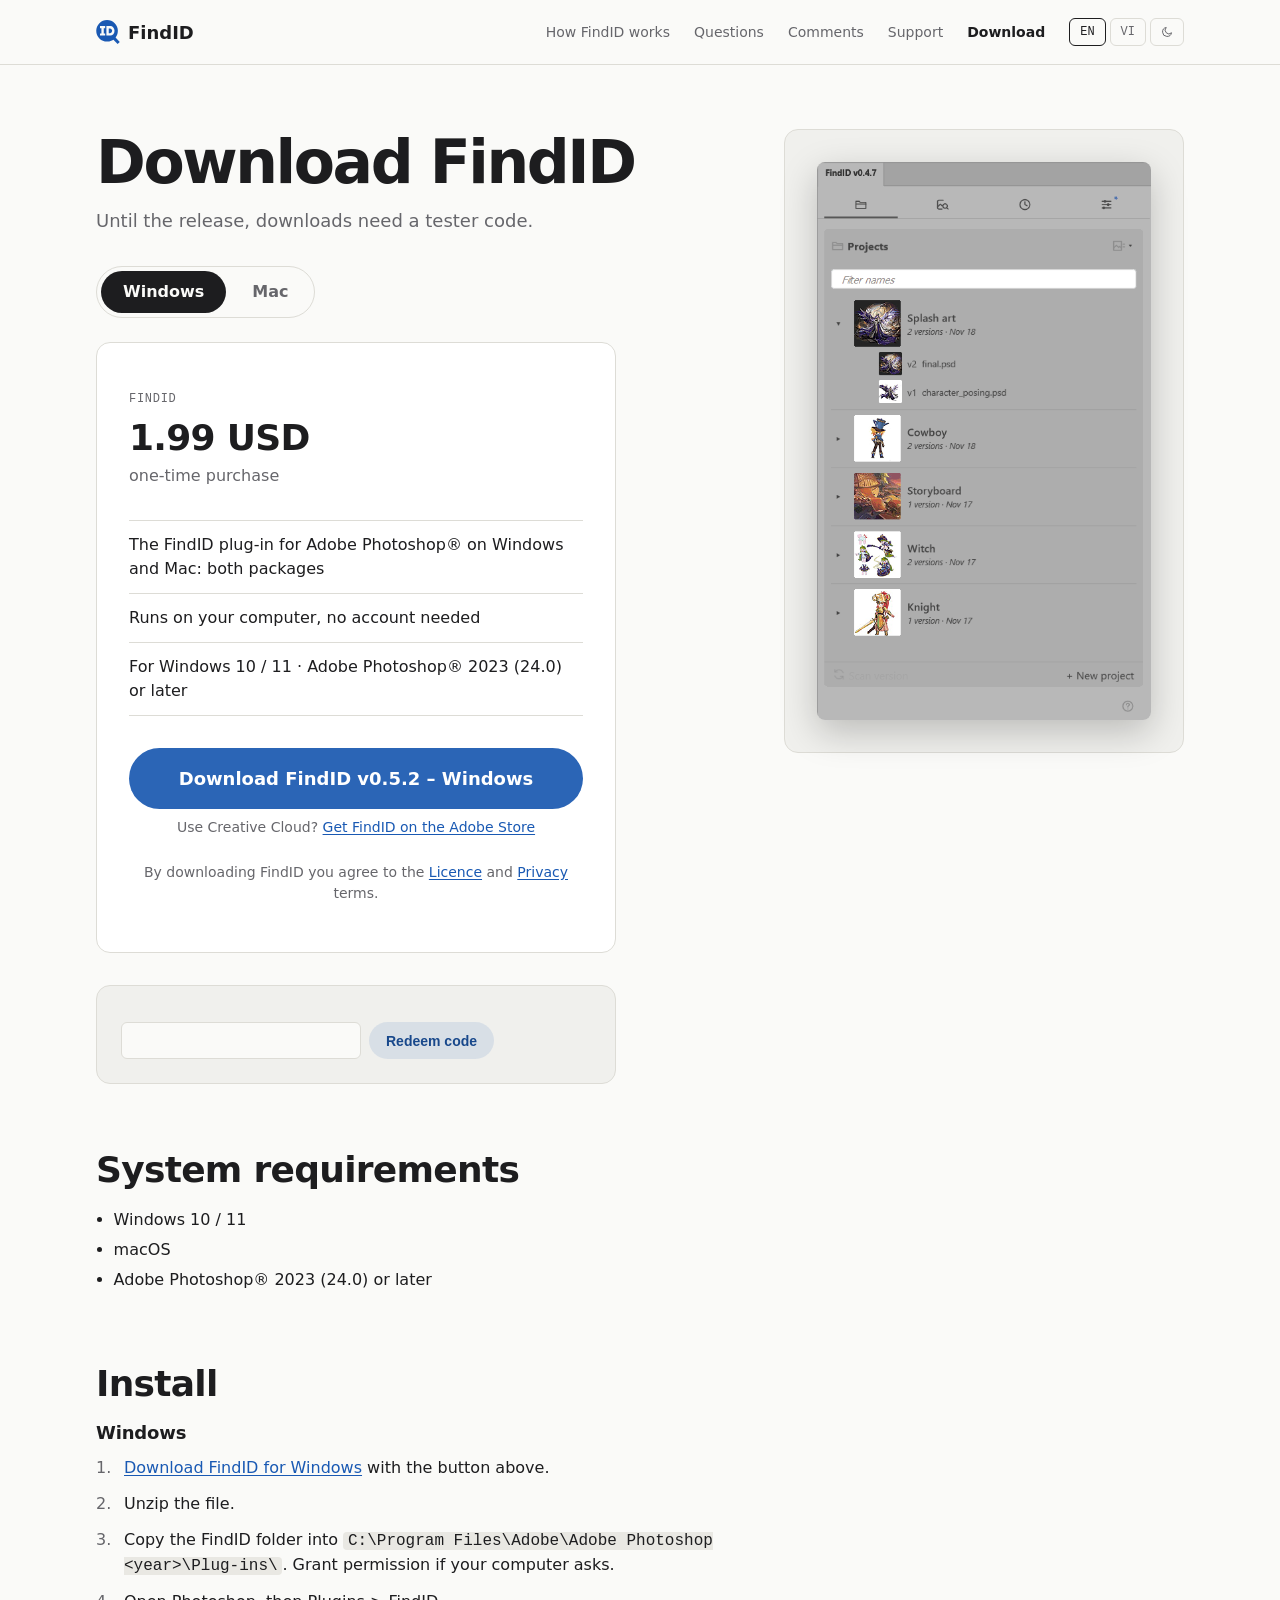
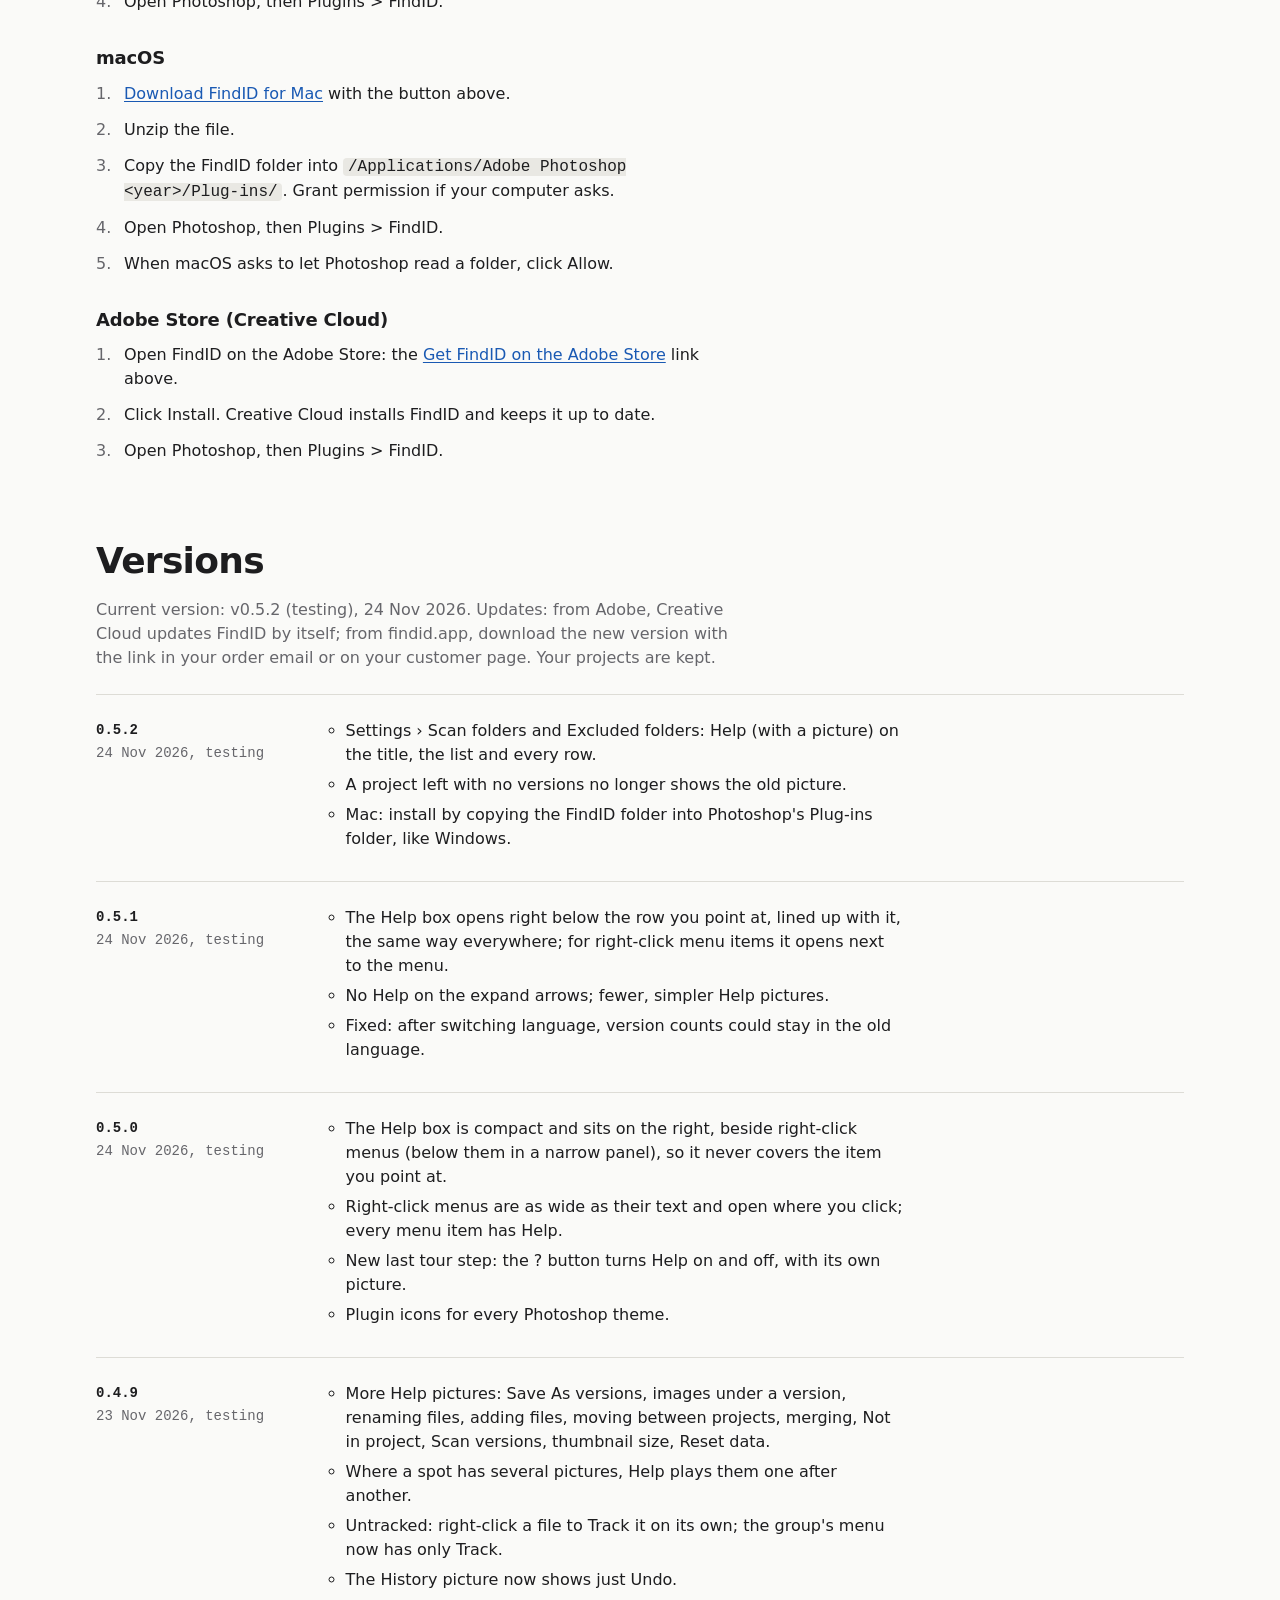
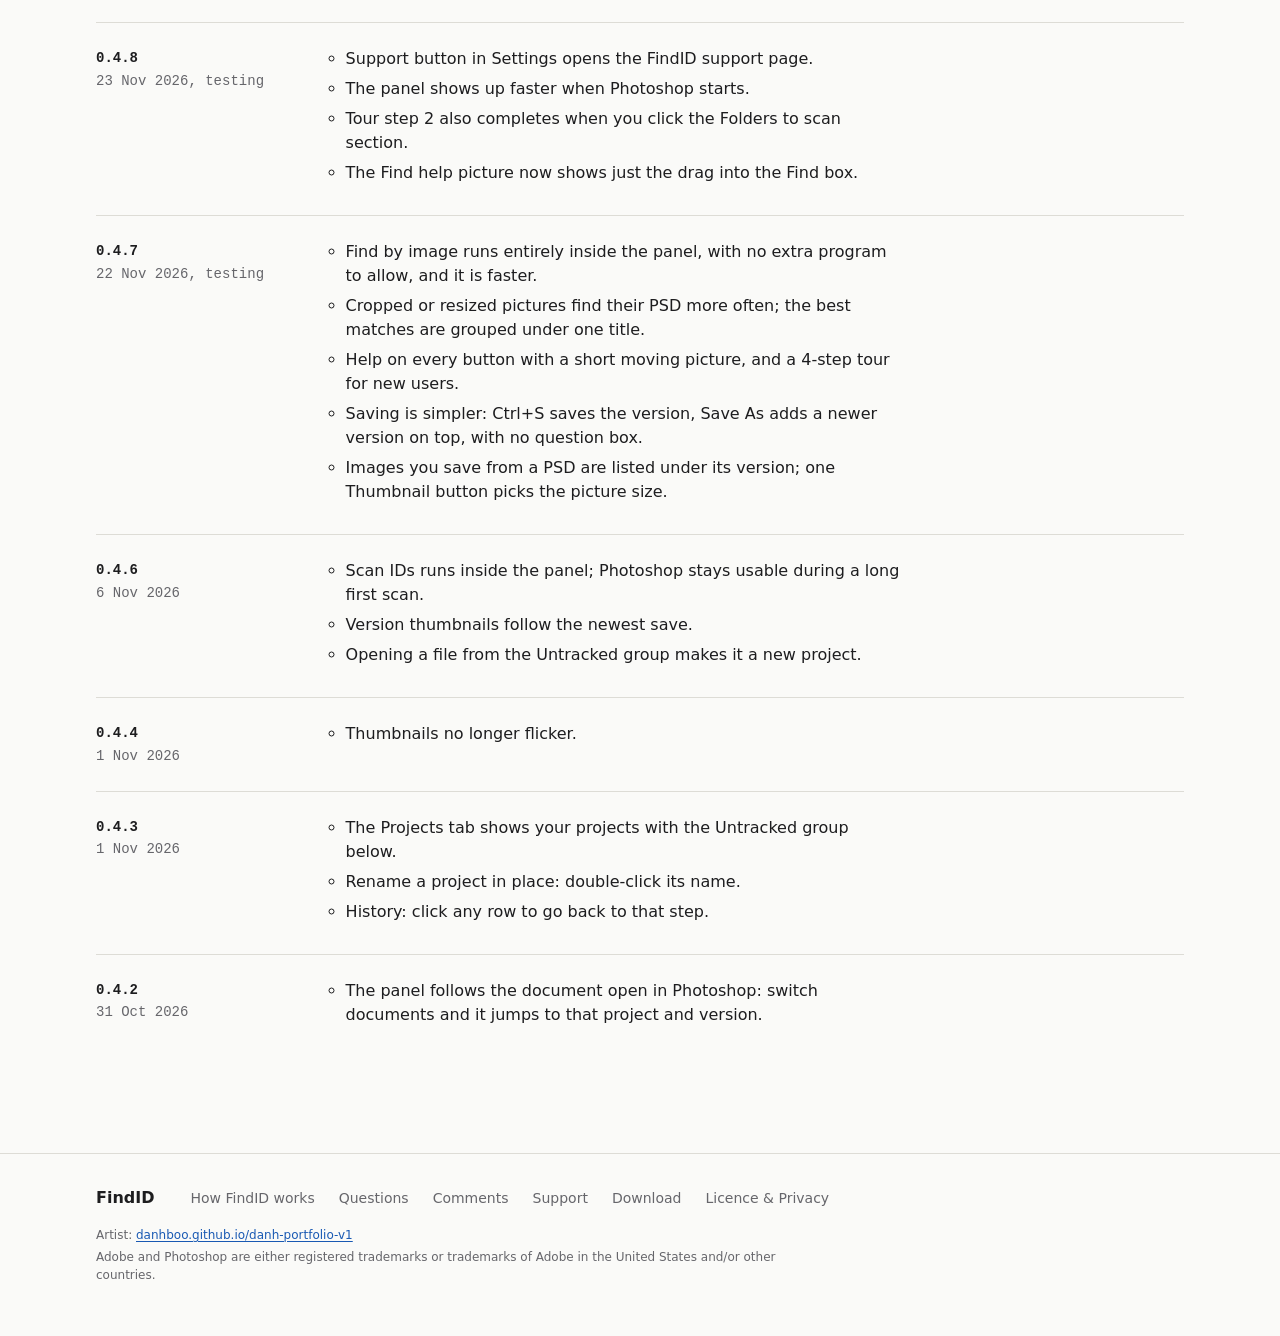
<file: download.html>
<!doctype html>
<html lang="en">
<head>
<meta charset="utf-8">
<meta name="viewport" content="width=device-width, initial-scale=1">
<title>Download FindID - plug-in for Adobe Photoshop®</title>
<meta name="description" content="Download FindID for Adobe Photoshop®: install from Adobe Creative Cloud Marketplace or buy on findid.app. Versions and system requirements.">
<script>(function(){var t=null;try{t=localStorage.getItem('findid.theme')}catch(e){}if(t!=='light'&&t!=='dark'){t=window.matchMedia&&matchMedia('(prefers-color-scheme: dark)').matches?'dark':'light'}document.documentElement.setAttribute('data-theme',t)})();</script>
<link rel="stylesheet" href="style.css">
<link rel="icon" href="favicon-32.png" sizes="32x32" type="image/png">
<link rel="icon" href="favicon.svg" type="image/svg+xml">
<link rel="apple-touch-icon" href="apple-touch-icon.png">
<script src="lang.js"></script>
</head>
<body>
<header class="top"><div class="wrap">
  <a class="brand" href="index.html"><img class="logo-l" src="media/logo.svg" height="24" alt=""><img class="logo-d" src="media/logo_dark.svg" height="24" alt="">FindID</a>
  <nav class="menu">
    <a class="m-hide" href="index.html#how"><span lang="en">How FindID works</span><span lang="vi">FindID hoạt động thế nào</span></a>
    <a class="m-hide" href="faq.html"><span lang="en">Questions</span><span lang="vi">Câu hỏi</span></a>
    <a href="index.html#comments"><span lang="en">Comments</span><span lang="vi">Bình luận</span></a>
    <a class="m-hide" href="support.html"><span lang="en">Support</span><span lang="vi">Hỗ trợ</span></a>
    <a href="download.html" aria-current="page"><span lang="en">Download</span><span lang="vi">Tải về</span></a>
  </nav>
  <div class="langs"><button type="button" data-set="en">EN</button><button type="button" data-set="vi">VI</button><button type="button" class="theme" id="theme-btn"><svg class="i-sun" viewBox="0 0 24 24" width="12" height="12" aria-hidden="true" fill="none" stroke="currentColor" stroke-width="2" stroke-linecap="round"><circle cx="12" cy="12" r="4"/><path d="M12 2v2M12 20v2M2 12h2M20 12h2M4.9 4.9l1.4 1.4M17.7 17.7l1.4 1.4M4.9 19.1l1.4-1.4M17.7 6.3l1.4-1.4"/></svg><svg class="i-moon" viewBox="0 0 24 24" width="12" height="12" aria-hidden="true" fill="none" stroke="currentColor" stroke-width="2" stroke-linejoin="round"><path d="M21 13.5A9 9 0 1 1 10.5 3a7 7 0 0 0 10.5 10.5z"/></svg></button></div>
</div></header>

<main class="wrap dlpage" data-version="0.5.2">
 <div class="dlhero">
 <div class="dlmain">
  <h1 lang="en">Download FindID</h1><h1 lang="vi">Tải FindID</h1>
  <p class="lead" lang="en">Until the release, downloads need a tester code.</p>
  <p class="lead" lang="vi">Trước ngày phát hành, cần mã dùng thử để tải.</p>

  <div class="tabs" role="tablist">
    <a id="win" href="#win" role="tab" aria-controls="pane-win" aria-selected="true">Windows</a>
    <a id="mac" href="#mac" role="tab" aria-controls="pane-mac" aria-selected="false">Mac</a>
  </div>

  <div class="card plan" id="buy">
    <p class="name">FindID</p>
    <p class="amount">1.99 USD</p>
    <p class="per" lang="en">one-time purchase</p><p class="per" lang="vi">mua một lần</p>
  <div class="pane on" id="pane-win" data-os="win" role="tabpanel" aria-labelledby="win">
    <ul class="incl" lang="en">
      <li>The FindID plug-in for Adobe Photoshop® on Windows and Mac: both packages</li>
      <li>Runs on your computer, no account needed</li>
      <li>For Windows 10 / 11 · Adobe Photoshop® 2023 (24.0) or later</li>
    </ul>
    <ul class="incl" lang="vi">
      <li>Plugin FindID cho Adobe Photoshop® trên Windows và Mac: cả hai gói</li>
      <li>Chạy trên máy bạn, không cần tài khoản</li>
      <li>Cho Windows 10 / 11 · Adobe Photoshop® 2023 (bản 24.0) trở lên</li>
    </ul>
    <a class="btn big dlbtn" href="#tester" data-pkg="win"><span lang="en">Download FindID <span class="v"></span>– Windows</span><span lang="vi">Tải FindID <span class="v"></span>– Windows</span></a>
    <p class="cc"><span lang="en">Use Creative Cloud? </span><span lang="vi">Dùng Creative Cloud? </span><a class="dlbtn" href="#tester" data-pkg="cc"><span lang="en">Get FindID on the Adobe Store</span><span lang="vi">Lấy FindID trên Adobe Store</span></a></p>
  </div>
  <div class="pane" id="pane-mac" data-os="mac" role="tabpanel" aria-labelledby="mac">
    <ul class="incl" lang="en">
      <li>The FindID plug-in for Adobe Photoshop® on Windows and Mac: both packages</li>
      <li>Runs on your computer, no account needed</li>
      <li>For macOS · Adobe Photoshop® 2023 (24.0) or later</li>
    </ul>
    <ul class="incl" lang="vi">
      <li>Plugin FindID cho Adobe Photoshop® trên Windows và Mac: cả hai gói</li>
      <li>Chạy trên máy bạn, không cần tài khoản</li>
      <li>Cho macOS · Adobe Photoshop® 2023 (bản 24.0) trở lên</li>
    </ul>
    <a class="btn big dlbtn" href="#tester" data-pkg="mac"><span lang="en">Download FindID <span class="v"></span>– Mac</span><span lang="vi">Tải FindID <span class="v"></span>– Mac</span></a>
    <p class="cc"><span lang="en">Use Creative Cloud? </span><span lang="vi">Dùng Creative Cloud? </span><a class="dlbtn" href="#tester" data-pkg="mac"><span lang="en">Get FindID on the Adobe Store</span><span lang="vi">Lấy FindID trên Adobe Store</span></a></p>
  </div>
  <p class="terms" lang="en">By downloading FindID you agree to the <a href="legal.html">Licence</a> and <a href="legal.html#privacy">Privacy</a> terms.</p>
  <p class="terms" lang="vi">Tải FindID là bạn đồng ý với <a href="legal.html">Giấy phép</a> và <a href="legal.html#privacy">Chính sách riêng tư</a>.</p>
  </div>

  <section class="tester" id="tester">
    <script type="application/json" id="tester-payload">[{"salt": "7Ngv9DLeJqOQik+nKRKApw==", "iv": "SQxPSOslBW/uEl/C", "ct": "ozpfCvxkfH96nvLb3SNponF2mGkTXVOtcZPhQa0RIfahWypDaimUbSYyeFzl4/UWu8LUhl2CZhx13RCeGeayccMW8SybSwDE1RQrbYHj+4QWvsYsX50V+UoKYTWJUF9FPN9JfCcwW/QYJANFuuJBgjr0Xut/I7J7VJmtAHj8KIOqR+oxMbRdZlB2wlRULnV6od6gsTRr9oE+VfnKztQFwJmVK3Jc5rHy6vmWZ4uXWkTv33OBhUTzB3l883balqCmiKwj1SDBswUG4E/UQ/00KA+Ovk+794z8I1JEkVDGisgovHHdt5yvmxno0G84+kXBQhVXVPRS+jyqEguIupg2Lx8pGzGu5mMgYrPDU6JpcfFqBsRvnmWxZEdDzXqKgstix0uESt8CsWZP+YtNq8KdmROnOOKCweGwhagE5/ct+2uFQpKVjOPhgjIH3zRp/yCPBmM/TOLE", "iter": 200000}, {"salt": "cIHBR+d7gmM4y/I6lzquCg==", "iv": "sNmXC7YgN709RTbu", "ct": "SQuHyZE45h1PmjBzpkLpaRiNDVcT3FOzUwjNft/LF2YloywLIKAW/lAXcy7XtcWSVOi3CDRvt/IbFDuRaLisgTgbxOckusG/Mna6H2vxVgu3e4/cwx6rTLRfjwetbhmuugyKdnxJdjgrM6c7fwIe7WF9swmdL24VgXehBhyQb0emHTNuHHHapL8zknOI5+sq2aE/ddUkCuTScCgy9AfSmRTS1q+jmQ6UEjcoOiEzCE60pUccJNZ27ltzjlo8WIISf+OQq9DNzfXIh/7oE4lVa3jsi888OtcmKt1dtfX5lNk70W7y//n8eloBL3lrLchq7OwWux8M4Yid2nFvsnuVbtEGn13lheaIUTO2+zcXi0DPrtEL0w8v9Gzxfp5ImPeK6En4C24jUFhBpKBpXjVOQHJ/Evn00bBfDhKOsKyf9bYsuS5lbaKfExgaM4bK9HsdjigqQb39", "iter": 200000}]</script>
    <p class="tmsg" id="tester-none" lang="en">Not available yet.</p>
    <p class="tmsg" id="tester-none-vi" lang="vi">Chưa có.</p>
    <form id="tester-form" hidden>
      <input id="tester-code" type="text" autocomplete="off" spellcheck="false" aria-label="Tester code / Mã dùng thử">
      <button type="submit" class="btn ghost"><span lang="en">Redeem code</span><span lang="vi">Đổi mã</span></button>
    </form>
    <p class="tmsg" id="tester-hint" hidden><span lang="en">Enter your tester code to download.</span><span lang="vi">Nhập mã dùng thử để tải.</span></p>
    <p class="tmsg" id="tester-bad" hidden><span lang="en">Code not valid.</span><span lang="vi">Mã không đúng.</span></p>
    <p class="tmsg tok" id="tester-ok" hidden><span lang="en">Code accepted — download free.</span><span lang="vi">Mã đúng — tải miễn phí.</span></p>
  </section>
 </div>
 <div class="dlvisual">
  <picture lang="en"><source media="(prefers-color-scheme: dark)" srcset="media/panel_projects_dark_en.png"><img src="media/panel_projects_light_en.png" width="503" height="840" alt="Projects tab: five projects, each with its versions and thumbnails"></picture>
  <picture lang="vi"><source media="(prefers-color-scheme: dark)" srcset="media/panel_projects_dark_vi.png"><img src="media/panel_projects_light_vi.png" width="503" height="840" alt="Tab Dự án: năm dự án, mỗi dự án có các version kèm ảnh nhỏ"></picture>
 </div>
 </div>

  <section class="dlsec" id="requirements">
    <h2 lang="en">System requirements</h2><h2 lang="vi">Cấu hình cần có</h2>
    <ul class="plain" lang="en">
      <li>Windows 10 / 11</li>
      <li>macOS</li>
      <li>Adobe Photoshop® 2023 (24.0) or later</li>
    </ul>
    <ul class="plain" lang="vi">
      <li>Windows 10 / 11</li>
      <li>macOS</li>
      <li>Adobe Photoshop® 2023 (bản 24.0) trở lên</li>
    </ul>
  </section>

  <section class="dlsec" id="install">
    <h2 lang="en">Install</h2><h2 lang="vi">Cài đặt</h2>
    <h3 id="install-win">Windows</h3>
    <ol class="isteps" lang="en">
      <li><a href="#win">Download FindID for Windows</a> with the button above.</li>
      <li>Unzip the file.</li>
      <li>Copy the FindID folder into <code>C:\Program Files\Adobe\Adobe Photoshop &lt;year&gt;\Plug-ins\</code>. Grant permission if your computer asks.</li>
      <li>Open Photoshop, then Plugins &gt; FindID.</li>
    </ol>
    <ol class="isteps" lang="vi">
      <li><a href="#win">Tải FindID cho Windows</a> bằng nút ở trên.</li>
      <li>Giải nén file.</li>
      <li>Chép thư mục FindID vào <code>C:\Program Files\Adobe\Adobe Photoshop &lt;năm&gt;\Plug-ins\</code>. Cấp quyền nếu máy cần.</li>
      <li>Mở Photoshop, rồi Plugins &gt; FindID.</li>
    </ol>
    <h3 id="install-mac">macOS</h3>
    <ol class="isteps" lang="en">
      <li><a href="#mac">Download FindID for Mac</a> with the button above.</li>
      <li>Unzip the file.</li>
      <li>Copy the FindID folder into <code>/Applications/Adobe Photoshop &lt;year&gt;/Plug-ins/</code>. Grant permission if your computer asks.</li>
      <li>Open Photoshop, then Plugins &gt; FindID.</li>
      <li>When macOS asks to let Photoshop read a folder, click Allow.</li>
    </ol>
    <ol class="isteps" lang="vi">
      <li><a href="#mac">Tải FindID cho Mac</a> bằng nút ở trên.</li>
      <li>Giải nén file.</li>
      <li>Chép thư mục FindID vào <code>/Applications/Adobe Photoshop &lt;năm&gt;/Plug-ins/</code>. Cấp quyền nếu máy cần.</li>
      <li>Mở Photoshop, rồi Plugins &gt; FindID.</li>
      <li>macOS hỏi cho Photoshop đọc thư mục thì bấm Allow.</li>
    </ol>
    <h3 id="install-cc">Adobe Store (Creative Cloud)</h3>
    <ol class="isteps" lang="en">
      <li>Open FindID on the Adobe Store: the <a href="#buy">Get FindID on the Adobe Store</a> link above.</li>
      <li>Click Install. Creative Cloud installs FindID and keeps it up to date.</li>
      <li>Open Photoshop, then Plugins &gt; FindID.</li>
    </ol>
    <ol class="isteps" lang="vi">
      <li>Mở FindID trên Adobe Store: link <a href="#buy">Lấy FindID trên Adobe Store</a> ở trên.</li>
      <li>Bấm Install. Creative Cloud tự cài và tự cập nhật FindID.</li>
      <li>Mở Photoshop, rồi Plugins &gt; FindID.</li>
    </ol>
  </section>

  <section class="dlsec" id="versions">
    <h2 lang="en">Versions</h2><h2 lang="vi">Các phiên bản</h2>
    <p lang="en">Current version: <span class="v"></span>(testing), 24 Nov 2026. Updates: from Adobe, Creative Cloud updates FindID by itself; from findid.app, download the new version with the link in your order email or on your customer page. Your projects are kept.</p>
    <p lang="vi">Phiên bản hiện tại: <span class="v"></span>(đang thử nghiệm), 24/11/2026. Cập nhật: cài từ Adobe thì Creative Cloud tự cập nhật; mua tại findid.app thì tải bản mới bằng link trong email đơn hàng hoặc trang khách hàng. Dự án của bạn vẫn giữ nguyên.</p>
    <ol class="log">
      <li>
        <p class="ver"><b>0.5.2</b><span lang="en">24 Nov 2026, testing</span><span lang="vi">24/11/2026, đang thử nghiệm</span></p>
        <ul lang="en">
          <li>Settings › Scan folders and Excluded folders: Help (with a picture) on the title, the list and every row.</li>
          <li>A project left with no versions no longer shows the old picture.</li>
          <li>Mac: install by copying the FindID folder into Photoshop's Plug-ins folder, like Windows.</li>
        </ul>
        <ul lang="vi">
          <li>Cài đặt › Thư mục quét và Thư mục bỏ qua: có Help (kèm hình) ở tiêu đề, danh sách và từng dòng.</li>
          <li>Dự án không còn version thì không còn hiện ảnh cũ.</li>
          <li>Mac: cài bằng cách chép thư mục FindID vào thư mục Plug-ins của Photoshop, giống Windows.</li>
        </ul>
      </li>
      <li>
        <p class="ver"><b>0.5.1</b><span lang="en">24 Nov 2026, testing</span><span lang="vi">24/11/2026, đang thử nghiệm</span></p>
        <ul lang="en">
          <li>The Help box opens right below the row you point at, lined up with it, the same way everywhere; for right-click menu items it opens next to the menu.</li>
          <li>No Help on the expand arrows; fewer, simpler Help pictures.</li>
          <li>Fixed: after switching language, version counts could stay in the old language.</li>
        </ul>
        <ul lang="vi">
          <li>Khung Help mở ngay dưới dòng đang trỏ, thẳng hàng với dòng, chỗ nào cũng như nhau; mục trong menu chuột phải thì mở cạnh menu.</li>
          <li>Mũi tên xổ / gập không hiện Help; bớt hình Help rườm rà.</li>
          <li>Sửa: đổi ngôn ngữ xong, số version có thể vẫn giữ ngôn ngữ cũ.</li>
        </ul>
      </li>
      <li>
        <p class="ver"><b>0.5.0</b><span lang="en">24 Nov 2026, testing</span><span lang="vi">24/11/2026, đang thử nghiệm</span></p>
        <ul lang="en">
          <li>The Help box is compact and sits on the right, beside right-click menus (below them in a narrow panel), so it never covers the item you point at.</li>
          <li>Right-click menus are as wide as their text and open where you click; every menu item has Help.</li>
          <li>New last tour step: the ? button turns Help on and off, with its own picture.</li>
          <li>Plugin icons for every Photoshop theme.</li>
        </ul>
        <ul lang="vi">
          <li>Khung Help gọn, nằm bên phải, cạnh menu chuột phải (panel hẹp thì nằm dưới menu), không che mục đang trỏ.</li>
          <li>Menu chuột phải rộng vừa chữ, mở ngay chỗ bấm; mục nào cũng có Help.</li>
          <li>Bước cuối hướng dẫn mới: nút ? bật / tắt Help, có hình riêng.</li>
          <li>Icon plugin cho mọi giao diện Photoshop.</li>
        </ul>
      </li>
      <li>
        <p class="ver"><b>0.4.9</b><span lang="en">23 Nov 2026, testing</span><span lang="vi">23/11/2026, đang thử nghiệm</span></p>
        <ul lang="en">
          <li>More Help pictures: Save As versions, images under a version, renaming files, adding files, moving between projects, merging, Not in project, Scan versions, thumbnail size, Reset data.</li>
          <li>Where a spot has several pictures, Help plays them one after another.</li>
          <li>Untracked: right-click a file to Track it on its own; the group's menu now has only Track.</li>
          <li>The History picture now shows just Undo.</li>
        </ul>
        <ul lang="vi">
          <li>Thêm hình Help: Save As tạo version, ảnh dưới version, đổi tên file, thêm file, chuyển dự án, gộp dự án, Không thuộc dự án, Quét version, cỡ ảnh nhỏ, Làm mới dữ liệu.</li>
          <li>Chỗ nào có nhiều hình, Help chạy lần lượt từng hình.</li>
          <li>Chưa theo dõi: chuột phải một file để Theo dõi riêng file đó; menu của nhóm chỉ còn Theo dõi.</li>
          <li>Hình Lịch sử giờ chỉ còn cảnh Hoàn tác.</li>
        </ul>
      </li>
      <li>
        <p class="ver"><b>0.4.8</b><span lang="en">23 Nov 2026, testing</span><span lang="vi">23/11/2026, đang thử nghiệm</span></p>
        <ul lang="en">
          <li>Support button in Settings opens the FindID support page.</li>
          <li>The panel shows up faster when Photoshop starts.</li>
          <li>Tour step 2 also completes when you click the Folders to scan section.</li>
          <li>The Find help picture now shows just the drag into the Find box.</li>
        </ul>
        <ul lang="vi">
          <li>Nút Hỗ trợ trong Cài đặt mở trang hỗ trợ FindID.</li>
          <li>Panel hiện nhanh hơn khi mở Photoshop.</li>
          <li>Bước 2 của hướng dẫn cũng xong khi bấm vào mục Thư mục quét.</li>
          <li>Hình giải thích Tìm giờ chỉ còn cảnh kéo ảnh vào ô Tìm.</li>
        </ul>
      </li>
      <li>
        <p class="ver"><b>0.4.7</b><span lang="en">22 Nov 2026, testing</span><span lang="vi">22/11/2026, đang thử nghiệm</span></p>
        <ul lang="en">
          <li>Find by image runs entirely inside the panel, with no extra program to allow, and it is faster.</li>
          <li>Cropped or resized pictures find their PSD more often; the best matches are grouped under one title.</li>
          <li>Help on every button with a short moving picture, and a 4-step tour for new users.</li>
          <li>Saving is simpler: Ctrl+S saves the version, Save As adds a newer version on top, with no question box.</li>
          <li>Images you save from a PSD are listed under its version; one Thumbnail button picks the picture size.</li>
        </ul>
        <ul lang="vi">
          <li>Tìm từ ảnh chạy hẳn trong panel, không cần cho phép chương trình nào khác, và nhanh hơn.</li>
          <li>Ảnh đã cắt hay đổi cỡ tìm ra PSD thường hơn; các kết quả phù hợp nhất gom dưới một tiêu đề.</li>
          <li>Giải thích trên mọi nút kèm hình động ngắn, và 4 bước hướng dẫn cho người mới.</li>
          <li>Lưu đơn giản hơn: Ctrl+S lưu version, Save As thêm version mới hơn lên trên, không có hộp hỏi.</li>
          <li>Ảnh lưu từ một PSD nằm dưới version của nó; một nút Ảnh nhỏ để chọn cỡ hình.</li>
        </ul>
      </li>
      <li>
        <p class="ver"><b>0.4.6</b>6 Nov 2026</p>
        <ul lang="en">
          <li>Scan IDs runs inside the panel; Photoshop stays usable during a long first scan.</li>
          <li>Version thumbnails follow the newest save.</li>
          <li>Opening a file from the Untracked group makes it a new project.</li>
        </ul>
        <ul lang="vi">
          <li>Quét ID chạy trong panel; lần quét đầu lâu thì Photoshop vẫn dùng được.</li>
          <li>Ảnh nhỏ của version theo lần lưu mới nhất.</li>
          <li>Mở một file trong nhóm Chưa theo dõi thì file đó thành dự án mới.</li>
        </ul>
      </li>
      <li>
        <p class="ver"><b>0.4.4</b>1 Nov 2026</p>
        <ul lang="en"><li>Thumbnails no longer flicker.</li></ul>
        <ul lang="vi"><li>Ảnh nhỏ hết nháy.</li></ul>
      </li>
      <li>
        <p class="ver"><b>0.4.3</b>1 Nov 2026</p>
        <ul lang="en">
          <li>The Projects tab shows your projects with the Untracked group below.</li>
          <li>Rename a project in place: double-click its name.</li>
          <li>History: click any row to go back to that step.</li>
        </ul>
        <ul lang="vi">
          <li>Tab Dự án hiện các dự án, nhóm Chưa theo dõi nằm bên dưới.</li>
          <li>Đổi tên dự án tại chỗ: bấm đúp vào tên.</li>
          <li>Lịch sử: bấm dòng nào cũng quay về bước đó.</li>
        </ul>
      </li>
      <li>
        <p class="ver"><b>0.4.2</b>31 Oct 2026</p>
        <ul lang="en"><li>The panel follows the document open in Photoshop: switch documents and it jumps to that project and version.</li></ul>
        <ul lang="vi"><li>Panel đi theo file đang mở trong Photoshop: đổi file là panel nhảy tới dự án và version của file đó.</li></ul>
      </li>
    </ol>
  </section>

</main>

<script>
// Windows | Mac switch: #win / #mac in the URL picks the tab; no hash -> the visitor's OS (Mac only when it says so), else Windows.
// A tab shows every .pane with its data-os. Without this script all panes stay visible, Windows first.
(function () {
  var root = document.documentElement;
  root.classList.add('tabbed');
  function osPick() {
    var p = ((navigator.userAgentData && navigator.userAgentData.platform) || navigator.platform || navigator.userAgent || '').toLowerCase();
    return /mac/.test(p) && !/iphone|ipad/.test(p) ? 'mac' : 'win';
  }
  function select() {
    var h = location.hash.replace('#', '');
    var k = h === 'mac' || h === 'win' ? h : (h ? null : osPick());
    if (!k) return;
    ['win', 'mac'].forEach(function (o) { document.getElementById(o).setAttribute('aria-selected', String(o === k)); });
    var ps = document.querySelectorAll('.pane[data-os]');
    for (var i = 0; i < ps.length; i++) ps[i].classList.toggle('on', ps[i].getAttribute('data-os') === k);
  }
  select();
  window.addEventListener('hashchange', select);
})();
</script>

<script>
// Version: every span.v shows "v<data-version of main> " (one place to change).
// Download buttons before the release: locked, a click goes to the tester box (scroll, focus, "Enter your tester code to download")
// and remembers the package; a valid code turns every button into its direct link (kept for this browser tab in sessionStorage)
// and downloads the remembered package at once. The links come from #tester-payload (same crypto as make_tester_link.py).
(function () {
  var ver = document.querySelector('main[data-version]').getAttribute('data-version');
  var vs = document.querySelectorAll('span.v');
  for (var i = 0; i < vs.length; i++) vs[i].textContent = 'v' + ver + ' ';
  var $ = function (id) { return document.getElementById(id); };
  var btns = document.querySelectorAll('a.dlbtn[data-pkg]'), links = null, pending = null;
  function apply(l) {
    links = l;
    for (var i = 0; i < btns.length; i++) { var u = l[btns[i].getAttribute('data-pkg')]; if (u) btns[i].href = u; }
    $('tester-hint').hidden = true; $('tester-bad').hidden = true; $('tester-ok').hidden = false;
  }
  for (var k = 0; k < btns.length; k++) btns[k].addEventListener('click', function (ev) {
    if (links && links[this.getAttribute('data-pkg')]) return;  // unlocked: the direct link opens as usual
    ev.preventDefault();  // keep #win / #mac in the URL
    pending = this.getAttribute('data-pkg');
    $('tester').scrollIntoView({ behavior: 'smooth', block: 'center' });
    $('tester-hint').hidden = false;
    var inp = $('tester-code');
    if (inp.offsetParent) inp.focus({ preventScroll: true });
  });
  try { var saved = JSON.parse(sessionStorage.getItem('findid.tester') || 'null'); if (saved) apply(saved); } catch (e) { /* storage blocked: stay locked */ }

  var pl = null;
  try { pl = JSON.parse($('tester-payload').textContent); } catch (e) { pl = null; }
  if (!pl || !pl.length || !window.crypto || !crypto.subtle) return;
  $('tester-none').hidden = true; $('tester-none-vi').hidden = true;
  var form = $('tester-form');
  form.hidden = false;
  function b64(s) { var r = atob(s), a = new Uint8Array(r.length); for (var i = 0; i < r.length; i++) a[i] = r.charCodeAt(i); return a; }
  function tryOne(code, e) {
    return crypto.subtle.importKey('raw', new TextEncoder().encode(code), 'PBKDF2', false, ['deriveKey']).then(function (k) {
      return crypto.subtle.deriveKey({ name: 'PBKDF2', hash: 'SHA-256', salt: b64(e.salt), iterations: e.iter || 200000 },
        k, { name: 'AES-GCM', length: 256 }, false, ['decrypt']);
    }).then(function (key) {
      return crypto.subtle.decrypt({ name: 'AES-GCM', iv: b64(e.iv) }, key, b64(e.ct));
    }).then(function (buf) { return JSON.parse(new TextDecoder().decode(buf)); });
  }
  function unlock(code) {  // one entry per code: try them in turn, the first that decrypts wins
    code = code.trim().toLowerCase();
    var i = 0;
    function next() { return i >= pl.length ? Promise.reject(new Error('no entry')) : tryOne(code, pl[i++]).catch(next); }
    return next();
  }
  window.findidTesterUnlock = unlock;  // used by the site check scripts
  form.addEventListener('submit', function (ev) {
    ev.preventDefault();
    $('tester-bad').hidden = true;
    unlock($('tester-code').value).then(function (l) {
      try { sessionStorage.setItem('findid.tester', JSON.stringify(l)); } catch (e) { /* not kept: unlocked for this page only */ }
      apply(l);
      if (pending && l[pending]) location.href = l[pending];
    }, function () { $('tester-bad').hidden = false; });  // wrong code: AES-GCM tag check fails, nothing changes
  });
})();
</script>

<footer class="bottom"><div class="wrap">
  <nav>
    <a href="index.html">FindID</a>
    <a href="index.html#how"><span lang="en">How FindID works</span><span lang="vi">FindID hoạt động thế nào</span></a>
    <a href="faq.html"><span lang="en">Questions</span><span lang="vi">Câu hỏi</span></a>
    <a href="index.html#comments"><span lang="en">Comments</span><span lang="vi">Bình luận</span></a>
    <a href="support.html"><span lang="en">Support</span><span lang="vi">Hỗ trợ</span></a>
    <a href="download.html"><span lang="en">Download</span><span lang="vi">Tải về</span></a>
    <a href="legal.html"><span lang="en">Licence &amp; Privacy</span><span lang="vi">Giấy phép &amp; Riêng tư</span></a>
  </nav>
  <p lang="en">Artist: <a href="https://danhboo.github.io/danh-portfolio-v1/" target="_blank" rel="noopener">danhboo.github.io/danh-portfolio-v1</a></p>
  <p lang="vi">Hoạ sĩ: <a href="https://danhboo.github.io/danh-portfolio-v1/" target="_blank" rel="noopener">danhboo.github.io/danh-portfolio-v1</a></p>
  <p lang="en">Adobe and Photoshop are either registered trademarks or trademarks of Adobe in the United States and/or other countries.</p>
  <p lang="vi">Adobe và Photoshop là nhãn hiệu hoặc nhãn hiệu đã đăng ký của Adobe tại Hoa Kỳ và/hoặc các quốc gia khác.</p>
</div></footer>
</body>
</html>
</file>
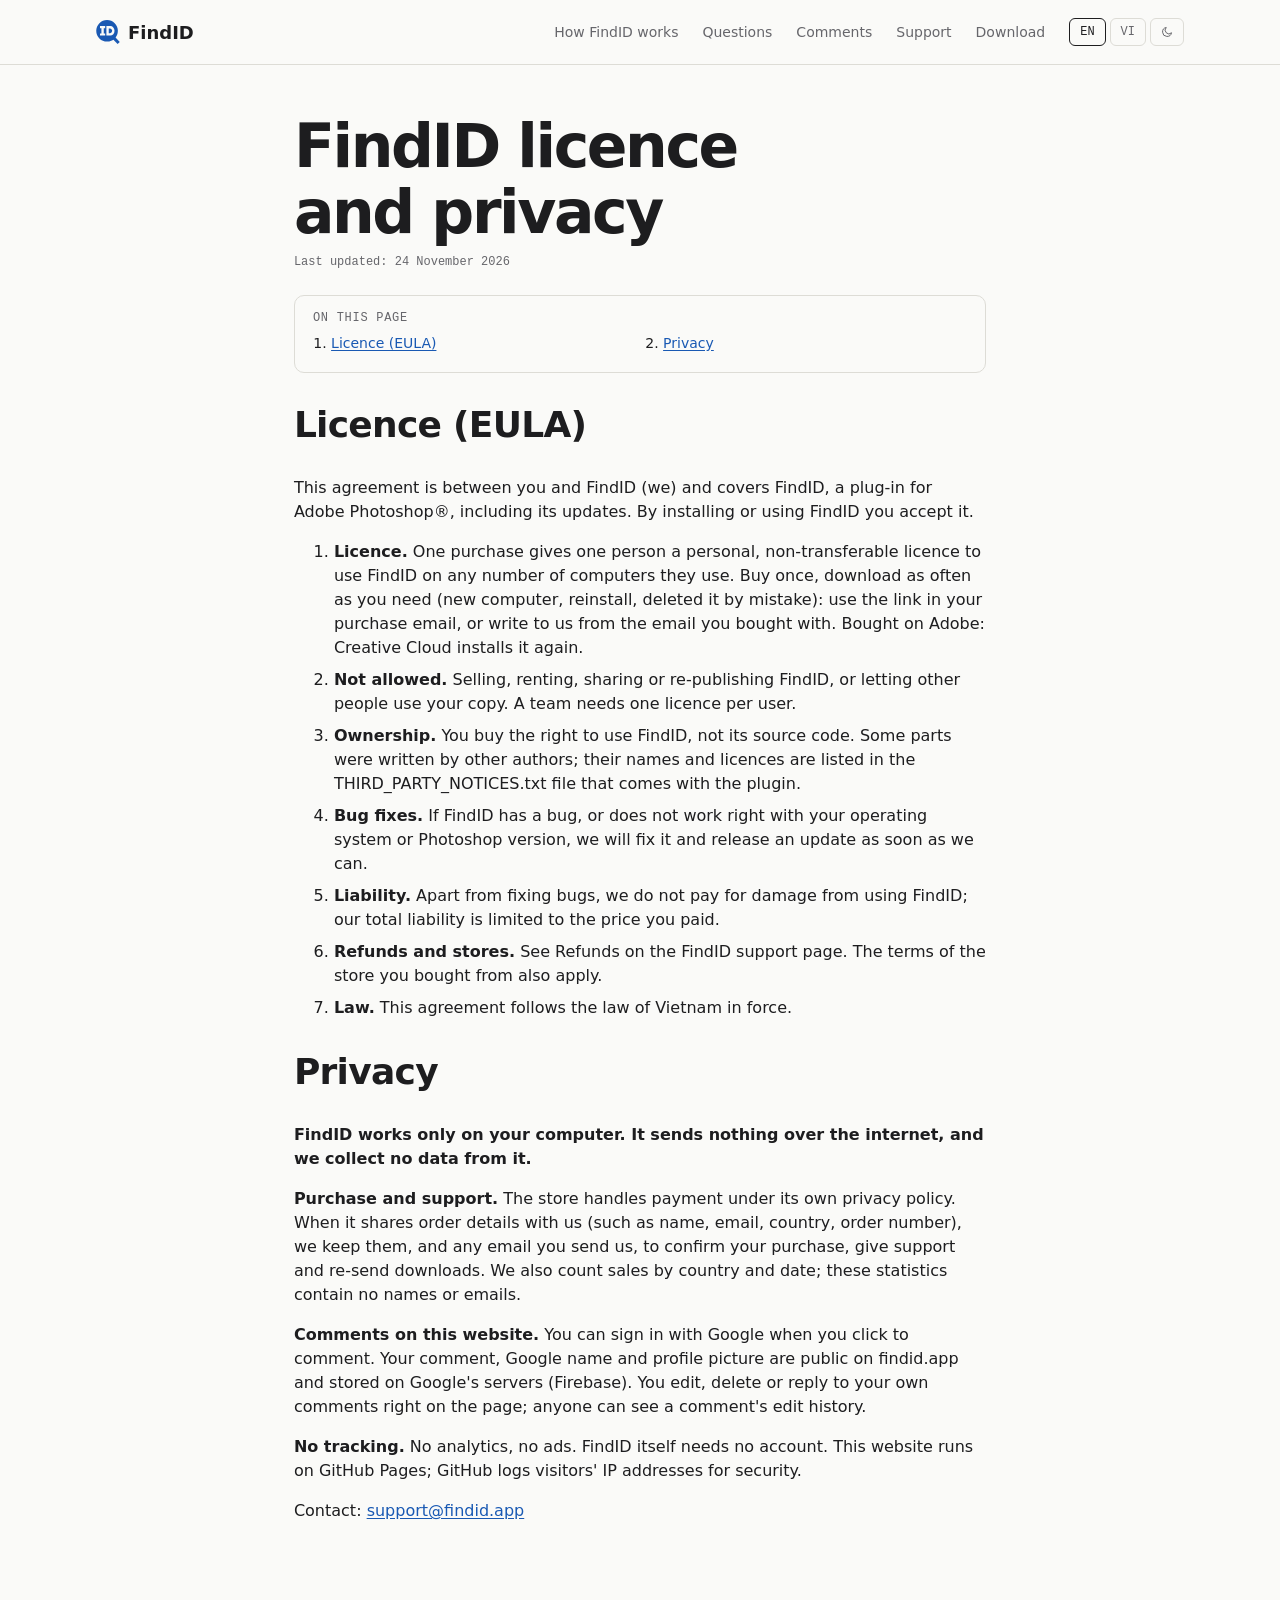
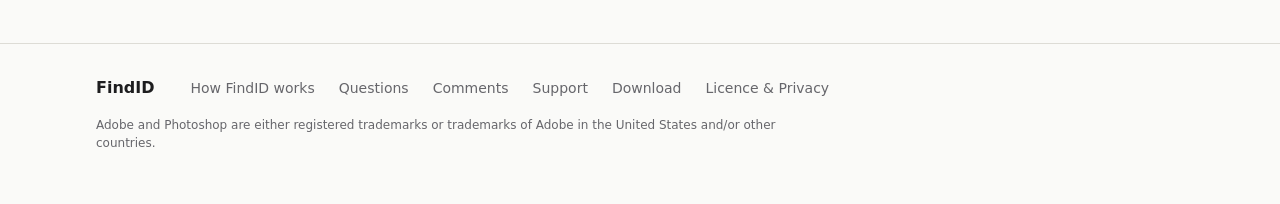
<file: eula.html>
<!doctype html><html><head><meta charset="utf-8"><title>FindID</title><meta http-equiv="refresh" content="0; url=legal.html#licence"><link rel="canonical" href="legal.html#licence"></head><body><a href="legal.html#licence">legal.html#licence</a></body></html>
</file>
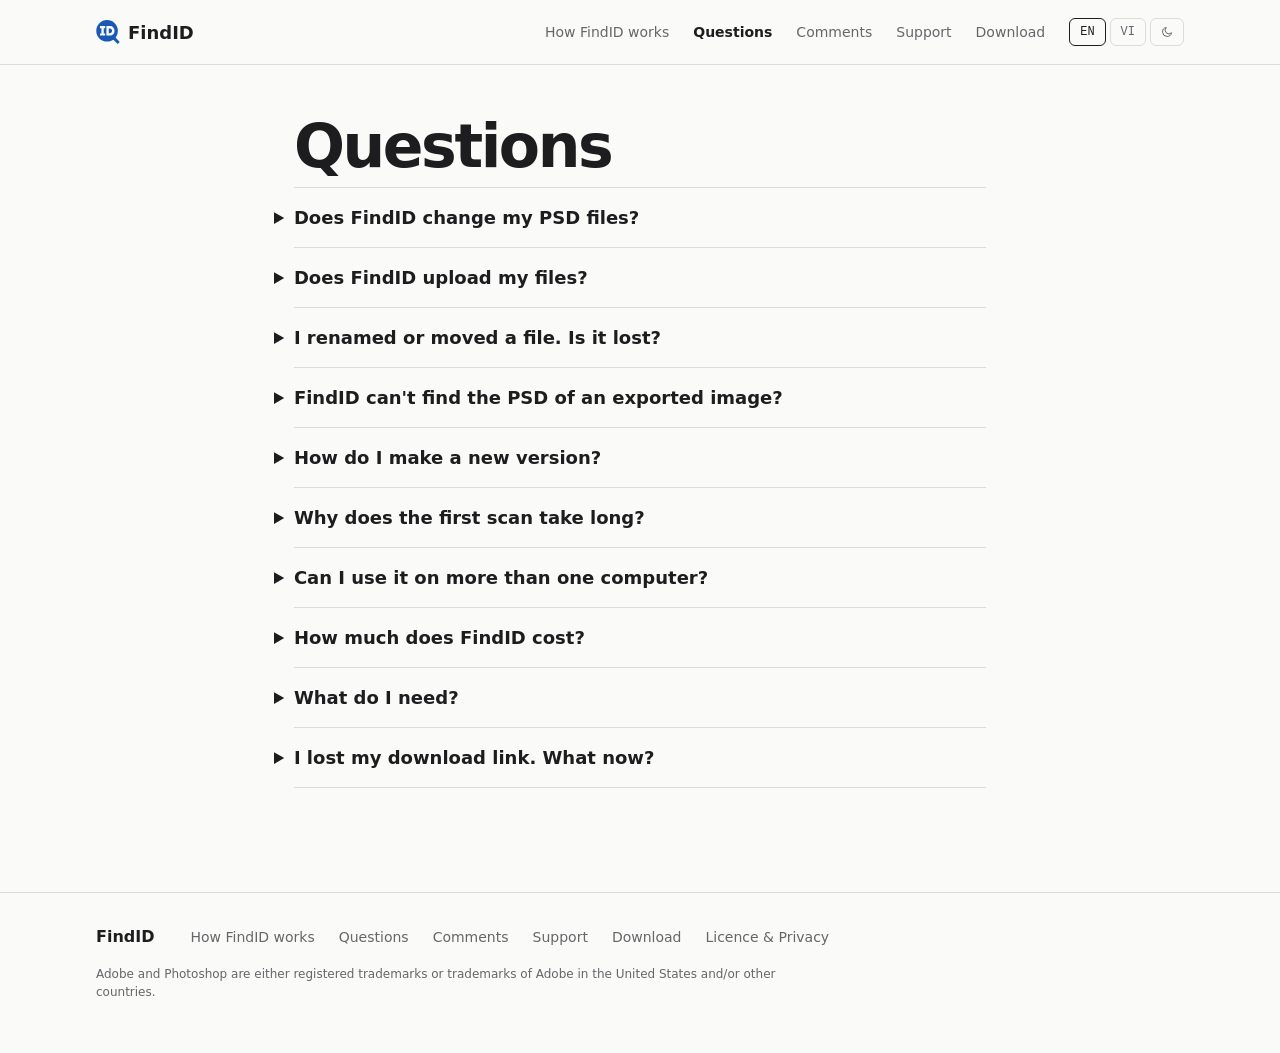
<file: faq.html>
<!doctype html>
<html lang="en">
<head>
<meta charset="utf-8">
<meta name="viewport" content="width=device-width, initial-scale=1">
<title>Questions</title>
<script>(function(){var t=null;try{t=localStorage.getItem('findid.theme')}catch(e){}if(t!=='light'&&t!=='dark'){t=window.matchMedia&&matchMedia('(prefers-color-scheme: dark)').matches?'dark':'light'}document.documentElement.setAttribute('data-theme',t)})();</script>
<link rel="stylesheet" href="style.css">
<link rel="icon" href="favicon-32.png" sizes="32x32" type="image/png">
<link rel="icon" href="favicon.svg" type="image/svg+xml">
<link rel="apple-touch-icon" href="apple-touch-icon.png">
<script src="lang.js"></script>
</head>
<body>
<header class="top"><div class="wrap">
  <a class="brand" href="index.html"><img class="logo-l" src="media/logo.svg" height="24" alt=""><img class="logo-d" src="media/logo_dark.svg" height="24" alt="">FindID</a>
  <nav class="menu">
    <a class="m-hide" href="index.html#how"><span lang="en">How FindID works</span><span lang="vi">FindID hoạt động thế nào</span></a>
    <a class="m-hide" href="faq.html" aria-current="page"><span lang="en">Questions</span><span lang="vi">Câu hỏi</span></a>
    <a href="index.html#comments"><span lang="en">Comments</span><span lang="vi">Bình luận</span></a>
    <a class="m-hide" href="support.html"><span lang="en">Support</span><span lang="vi">Hỗ trợ</span></a>
    <a href="download.html"><span lang="en">Download</span><span lang="vi">Tải về</span></a>
  </nav>
  <div class="langs"><button type="button" data-set="en">EN</button><button type="button" data-set="vi">VI</button><button type="button" class="theme" id="theme-btn"><svg class="i-sun" viewBox="0 0 24 24" width="12" height="12" aria-hidden="true" fill="none" stroke="currentColor" stroke-width="2" stroke-linecap="round"><circle cx="12" cy="12" r="4"/><path d="M12 2v2M12 20v2M2 12h2M20 12h2M4.9 4.9l1.4 1.4M17.7 17.7l1.4 1.4M4.9 19.1l1.4-1.4M17.7 6.3l1.4-1.4"/></svg><svg class="i-moon" viewBox="0 0 24 24" width="12" height="12" aria-hidden="true" fill="none" stroke="currentColor" stroke-width="2" stroke-linejoin="round"><path d="M21 13.5A9 9 0 1 1 10.5 3a7 7 0 0 0 10.5 10.5z"/></svg></button></div>
</div></header>
<main class="wrap doc">
<h1 lang="en">Questions</h1>
<h1 lang="vi">Câu hỏi</h1>
<div class="part" id="faq">
<section lang="en">
<details><summary>Does FindID change my PSD files?</summary><p>It only adds a small ID to the file info (XMP) when you save. Layers and pixels are not touched.</p></details>
<details><summary>Does FindID upload my files?</summary><p>No. It runs only on your computer and sends nothing over the internet. Details: <a href="legal.html#privacy">Privacy policy</a>.</p></details>
<details><summary>I renamed or moved a file. Is it lost?</summary><p>No. FindID writes a small ID into the file, so it still knows the file after a rename, move or copy. If you moved it outside your scan folders, add the new folder in Settings → Folders to scan.</p></details>
<details><summary>FindID can't find the PSD of an exported image?</summary><p>Save As, Save a Copy and Save for Web keep the ID in the image; Export As and Quick Export do not. An image first saved with Save As or Save a Copy that later lost its ID (for example saved again from another website) is still matched to its PSD while the picture is whole. A cropped image without an ID is still found in most cases.</p></details>
<details><summary>How do I make a new version?</summary><p>Use File → Save As with a new name. The new file appears right above the file it came from.</p></details>
<details><summary>Why does the first scan take long?</summary><p>The first ID scan reads every Photoshop file and exported image in your scan folders, so it can take several minutes, longer with many images. Later scans read only new or changed files and usually finish in seconds.</p></details>
<details><summary>Can I use it on more than one computer?</summary><p>Yes, on any number of computers you use yourself. A team needs one licence per person.</p></details>
<details><summary>How much does FindID cost?</summary><p>1.99 USD, one-time purchase, on findid.app and the Adobe Store. Details: the <a href="download.html">Download page</a>.</p></details>
<details><summary>What do I need?</summary><p>Windows 10 or 11, or a Mac, with Adobe Photoshop® 2023 (24.0) or later. Install on Windows and Mac is the same: copy the FindID folder into Photoshop's Plug-ins folder (steps on the Download page).</p></details>
<details><summary>I lost my download link. What now?</summary><p>Bought on findid.app: open our email, which has the download link, or write to <a href="mailto:support@findid.app">support@findid.app</a> from the email you bought with. Bought on Adobe Creative Cloud Marketplace: Creative Cloud installs it again for you. You never pay twice.</p></details>
</section>
<section lang="vi">
<details><summary>FindID có sửa file PSD của tôi không?</summary><p>Nó chỉ thêm một ID nhỏ vào phần thông tin file (XMP) lúc bạn lưu. Layer và điểm ảnh không bị đụng tới.</p></details>
<details><summary>FindID có tải file của tôi lên mạng không?</summary><p>Không. FindID chỉ chạy trên máy bạn và không gửi gì lên mạng. Chi tiết: <a href="legal.html#privacy">Chính sách riêng tư</a>.</p></details>
<details><summary>Đổi tên hay chuyển file đi chỗ khác thì có mất không?</summary><p>Không. FindID ghi một ID nhỏ vào file, nên vẫn nhận ra file sau khi đổi tên, chuyển chỗ hay sao chép. Nếu chuyển ra ngoài các thư mục quét, thêm thư mục mới ở Cài đặt → Thư mục quét.</p></details>
<details><summary>FindID không tìm ra PSD của một ảnh đã xuất?</summary><p>Save As, Save a Copy và Save for Web giữ ID trong ảnh; Export As và Quick Export thì không. Ảnh đã lưu bằng Save As hay Save a Copy mà sau đó mất ID (vd lưu lại từ một trang web khác) vẫn tìm ra PSD khi ảnh còn nguyên vẹn. Ảnh bị crop và mất ID thì hầu hết trường hợp vẫn tìm ra.</p></details>
<details><summary>Tạo version mới thế nào?</summary><p>Dùng File → Save As với tên mới. File mới hiện ngay trên file gốc của nó.</p></details>
<details><summary>Sao lần quét đầu lâu?</summary><p>Lần quét ID đầu tiên đọc mọi file Photoshop và ảnh đã xuất trong các thư mục quét, nên có thể mất vài phút, nhiều ảnh thì lâu hơn. Những lần sau chỉ đọc file mới hoặc đã đổi, thường xong trong vài giây.</p></details>
<details><summary>Dùng trên nhiều máy được không?</summary><p>Được, trên bao nhiêu máy cũng được nếu là máy của chính bạn. Nhóm nhiều người thì mỗi người một bản quyền.</p></details>
<details><summary>FindID giá bao nhiêu?</summary><p>1.99 USD, mua một lần, tại findid.app và Adobe Store. Chi tiết: <a href="download.html">trang Tải về</a>.</p></details>
<details><summary>Cần máy thế nào?</summary><p>Windows 10 hoặc 11, hoặc máy Mac, cùng Adobe Photoshop® 2023 (bản 24.0) trở lên. Cài trên Windows và Mac như nhau: chép thư mục FindID vào thư mục Plug-ins của Photoshop (các bước ở trang Tải về).</p></details>
<details><summary>Mất link tải thì làm sao?</summary><p>Mua trên findid.app: mở email của chúng tôi, trong đó có link tải, hoặc gửi mail tới <a href="mailto:support@findid.app">support@findid.app</a> bằng email đã dùng để mua. Mua trên Adobe Creative Cloud Marketplace: Creative Cloud tự cài lại cho bạn. Không bao giờ phải mua lại.</p></details>
</section>
</div>
</main>
<footer class="bottom"><div class="wrap">
  <nav>
    <a href="index.html">FindID</a>
    <a href="index.html#how"><span lang="en">How FindID works</span><span lang="vi">FindID hoạt động thế nào</span></a>
    <a href="faq.html"><span lang="en">Questions</span><span lang="vi">Câu hỏi</span></a>
    <a href="index.html#comments"><span lang="en">Comments</span><span lang="vi">Bình luận</span></a>
    <a href="support.html"><span lang="en">Support</span><span lang="vi">Hỗ trợ</span></a>
    <a href="download.html"><span lang="en">Download</span><span lang="vi">Tải về</span></a>
    <a href="legal.html"><span lang="en">Licence &amp; Privacy</span><span lang="vi">Giấy phép &amp; Riêng tư</span></a>
  </nav>
  <p lang="en">Adobe and Photoshop are either registered trademarks or trademarks of Adobe in the United States and/or other countries.</p>
  <p lang="vi">Adobe và Photoshop là nhãn hiệu hoặc nhãn hiệu đã đăng ký của Adobe tại Hoa Kỳ và/hoặc các quốc gia khác.</p>
</div></footer>
</body>
</html>
</file>
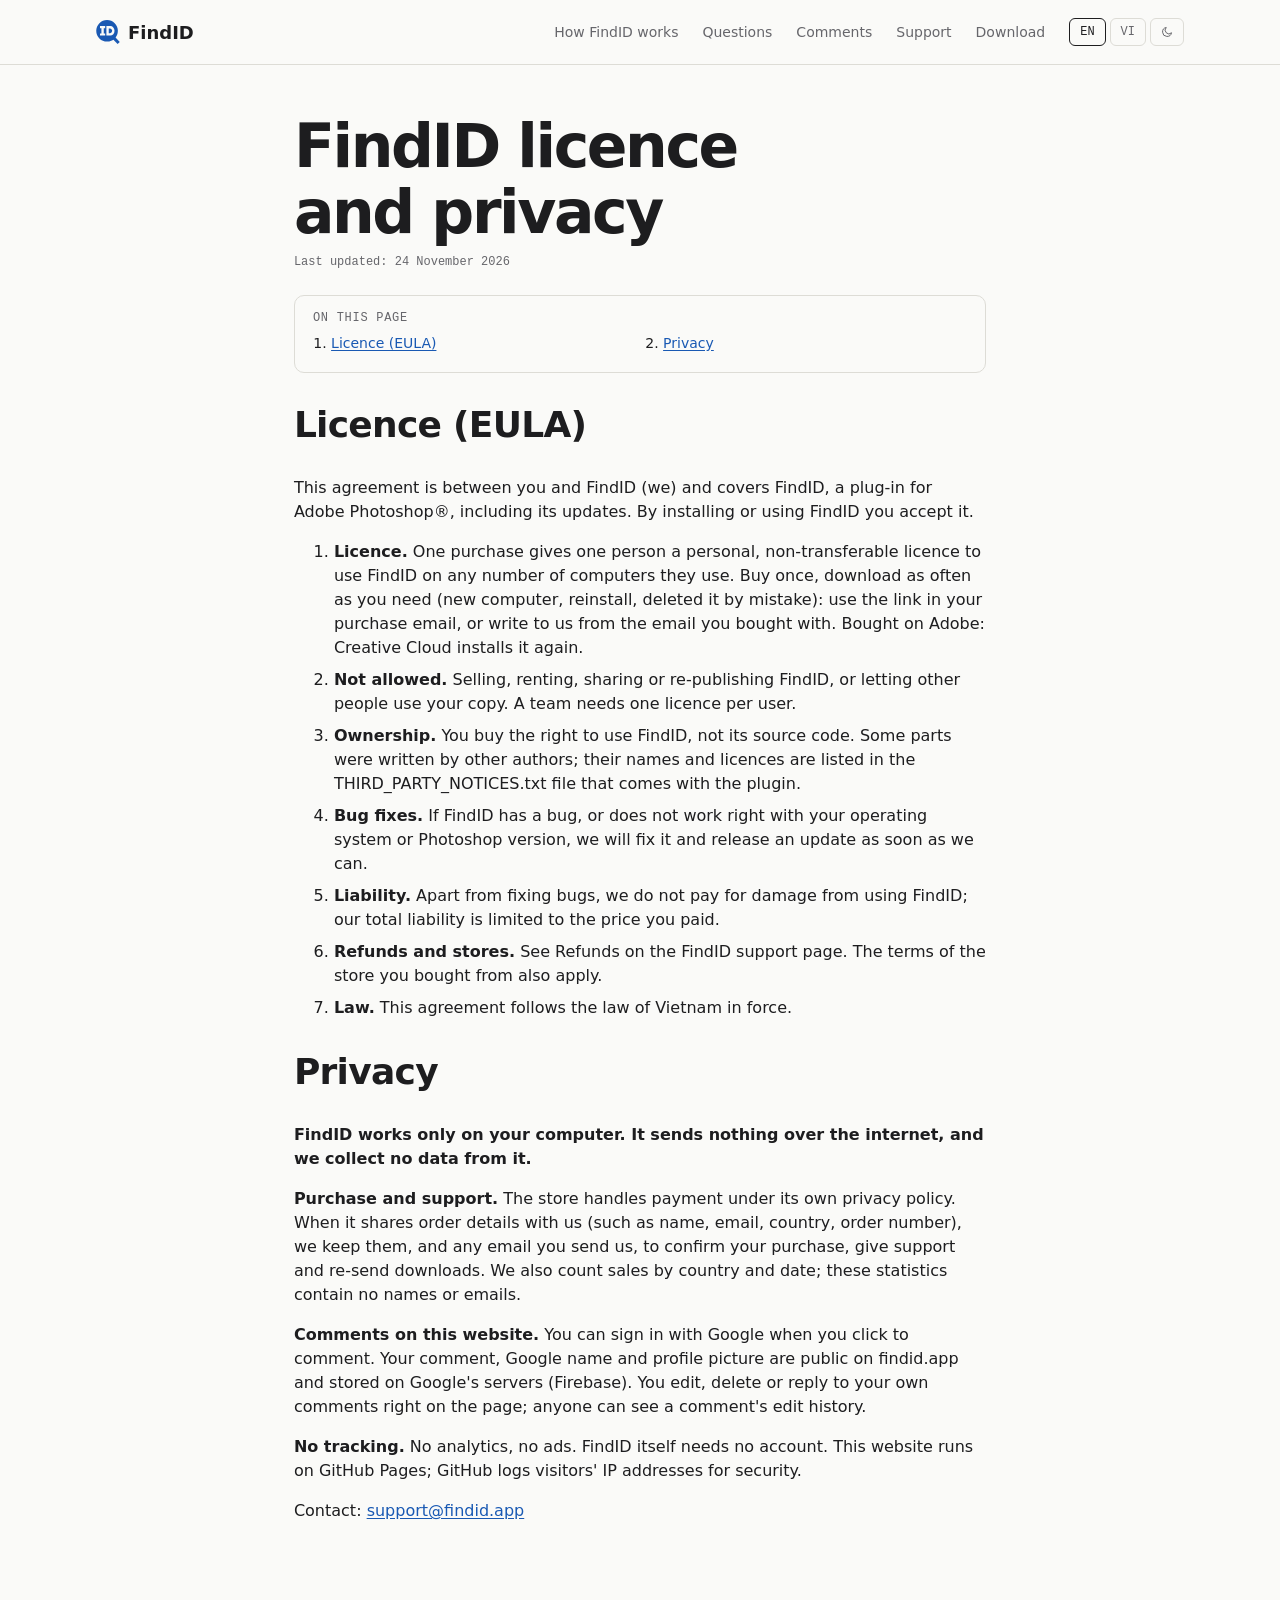
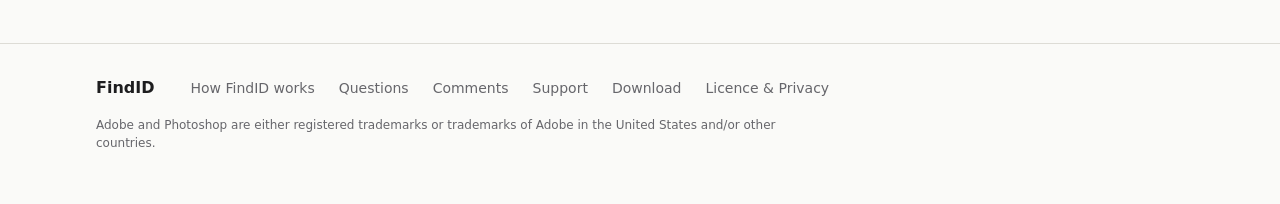
<file: legal.html>
<!doctype html>
<html lang="en">
<head>
<meta charset="utf-8">
<meta name="viewport" content="width=device-width, initial-scale=1">
<title>FindID licence and privacy</title>
<script>(function(){var t=null;try{t=localStorage.getItem('findid.theme')}catch(e){}if(t!=='light'&&t!=='dark'){t=window.matchMedia&&matchMedia('(prefers-color-scheme: dark)').matches?'dark':'light'}document.documentElement.setAttribute('data-theme',t)})();</script>
<link rel="stylesheet" href="style.css">
<link rel="icon" href="favicon-32.png" sizes="32x32" type="image/png">
<link rel="icon" href="favicon.svg" type="image/svg+xml">
<link rel="apple-touch-icon" href="apple-touch-icon.png">
<script src="lang.js"></script>
</head>
<body>
<header class="top"><div class="wrap">
  <a class="brand" href="index.html"><img class="logo-l" src="media/logo.svg" height="24" alt=""><img class="logo-d" src="media/logo_dark.svg" height="24" alt="">FindID</a>
  <nav class="menu">
    <a class="m-hide" href="index.html#how"><span lang="en">How FindID works</span><span lang="vi">FindID hoạt động thế nào</span></a>
    <a class="m-hide" href="faq.html"><span lang="en">Questions</span><span lang="vi">Câu hỏi</span></a>
    <a href="index.html#comments"><span lang="en">Comments</span><span lang="vi">Bình luận</span></a>
    <a class="m-hide" href="support.html"><span lang="en">Support</span><span lang="vi">Hỗ trợ</span></a>
    <a href="download.html"><span lang="en">Download</span><span lang="vi">Tải về</span></a>
  </nav>
  <div class="langs"><button type="button" data-set="en">EN</button><button type="button" data-set="vi">VI</button><button type="button" class="theme" id="theme-btn"><svg class="i-sun" viewBox="0 0 24 24" width="12" height="12" aria-hidden="true" fill="none" stroke="currentColor" stroke-width="2" stroke-linecap="round"><circle cx="12" cy="12" r="4"/><path d="M12 2v2M12 20v2M2 12h2M20 12h2M4.9 4.9l1.4 1.4M17.7 17.7l1.4 1.4M4.9 19.1l1.4-1.4M17.7 6.3l1.4-1.4"/></svg><svg class="i-moon" viewBox="0 0 24 24" width="12" height="12" aria-hidden="true" fill="none" stroke="currentColor" stroke-width="2" stroke-linejoin="round"><path d="M21 13.5A9 9 0 1 1 10.5 3a7 7 0 0 0 10.5 10.5z"/></svg></button></div>
</div></header>
<main class="wrap doc">
<h1 lang="en">FindID licence and privacy</h1>
<h1 lang="vi">Giấy phép và quyền riêng tư FindID</h1>
<p class="updated" lang="en">Last updated: 24 November 2026</p>
<p class="updated" lang="vi">Cập nhật: 24/11/2026</p>
<nav class="toc" lang="en"><p class="toc-h">On this page</p><ol><li><a href="#licence">Licence (EULA)</a></li><li><a href="#privacy">Privacy</a></li></ol></nav>
<nav class="toc" lang="vi"><p class="toc-h">Trong trang này</p><ol><li><a href="#licence">Giấy phép (EULA)</a></li><li><a href="#privacy">Quyền riêng tư</a></li></ol></nav>
<div class="part" id="licence">
<h2 lang="en">Licence (EULA)</h2>
<h2 lang="vi">Giấy phép (EULA)</h2>
<section lang="en">

<p>This agreement is between you and FindID (we) and covers FindID, a plug-in for Adobe Photoshop®, including its updates. By installing or using FindID you accept it.</p>
<ol>
<li><b>Licence.</b> One purchase gives one person a personal, non-transferable licence to use FindID on any number of computers they use. Buy once, download as often as you need (new computer, reinstall, deleted it by mistake): use the link in your purchase email, or write to us from the email you bought with. Bought on Adobe: Creative Cloud installs it again.</li>
<li><b>Not allowed.</b> Selling, renting, sharing or re-publishing FindID, or letting other people use your copy. A team needs one licence per user.</li>
<li><b>Ownership.</b> You buy the right to use FindID, not its source code. Some parts were written by other authors; their names and licences are listed in the THIRD_PARTY_NOTICES.txt file that comes with the plugin.</li>
<li><b>Bug fixes.</b> If FindID has a bug, or does not work right with your operating system or Photoshop version, we will fix it and release an update as soon as we can.</li>
<li><b>Liability.</b> Apart from fixing bugs, we do not pay for damage from using FindID; our total liability is limited to the price you paid.</li>
<li><b>Refunds and stores.</b> See Refunds on the FindID support page. The terms of the store you bought from also apply.</li>
<li><b>Law.</b> This agreement follows the law of Vietnam in force.</li>
</ol>
</section>
<section lang="vi">

<p>Thoả thuận này giữa bạn và FindID (chúng tôi), áp dụng cho FindID, plugin dành cho Adobe Photoshop®, kể cả các bản cập nhật. Cài hoặc dùng FindID là bạn đồng ý với thoả thuận này.</p>
<ol>
<li><b>Giấy phép.</b> Mỗi lần mua cấp cho một người giấy phép dùng riêng, không chuyển nhượng, trên bao nhiêu máy người đó dùng cũng được. Mua một lần, tải lại bao nhiêu lần cũng được (đổi máy, cài lại, lỡ xoá): dùng link trong email mua hàng, hoặc gửi thư cho chúng tôi từ email đã mua. Mua trên Adobe thì Creative Cloud tự cài lại.</li>
<li><b>Không được làm.</b> Bán, cho thuê, chia sẻ hay đăng lại FindID, hoặc để người khác dùng bản của bạn. Nhóm làm việc cần một giấy phép cho mỗi người dùng.</li>
<li><b>Quyền sở hữu.</b> Bạn mua quyền dùng FindID, không mua mã nguồn. Một số phần do tác giả khác viết; tên và giấy phép của họ ghi trong file THIRD_PARTY_NOTICES.txt đi kèm plugin.</li>
<li><b>Sửa lỗi.</b> Nếu FindID có lỗi, hoặc chạy không đúng với hệ điều hành hay bản Photoshop của bạn, chúng tôi sẽ sửa và cập nhật sớm nhất có thể.</li>
<li><b>Trách nhiệm.</b> Ngoài việc sửa lỗi, chúng tôi không bồi thường thiệt hại khi dùng FindID; tổng trách nhiệm không quá số tiền bạn đã trả.</li>
<li><b>Hoàn tiền và cửa hàng.</b> Xem mục Hoàn tiền trong trang hỗ trợ FindID. Điều khoản của cửa hàng bạn mua cũng áp dụng.</li>
<li><b>Luật áp dụng.</b> Thoả thuận này theo luật Việt Nam hiện hành.</li>
</ol>
</section>
</div>
<div class="part" id="privacy">
<h2 lang="en">Privacy</h2>
<h2 lang="vi">Quyền riêng tư</h2>
<section lang="en">

<p><b>FindID works only on your computer. It sends nothing over the internet, and we collect no data from it.</b></p>
<p><b>Purchase and support.</b> The store handles payment under its own privacy policy. When it shares order details with us (such as name, email, country, order number), we keep them, and any email you send us, to confirm your purchase, give support and re-send downloads. We also count sales by country and date; these statistics contain no names or emails.</p>
<p><b>Comments on this website.</b> You can sign in with Google when you click to comment. Your comment, Google name and profile picture are public on findid.app and stored on Google's servers (Firebase). You edit, delete or reply to your own comments right on the page; anyone can see a comment's edit history.</p>
<p><b>No tracking.</b> No analytics, no ads. FindID itself needs no account. This website runs on GitHub Pages; GitHub logs visitors' IP addresses for security.</p>
<p>Contact: <a href="mailto:support@findid.app">support@findid.app</a></p>
</section>
<section lang="vi">

<p><b>FindID chỉ chạy trên máy của bạn. Nó không gửi gì lên mạng, và chúng tôi không thu dữ liệu nào từ nó.</b></p>
<p><b>Mua hàng và hỗ trợ.</b> Cửa hàng xử lý thanh toán theo chính sách riêng tư của họ. Khi cửa hàng chia sẻ thông tin đơn hàng (như tên, email, quốc gia, mã đơn), chúng tôi giữ thông tin đó, cùng email bạn gửi, để xác nhận bạn đã mua, hỗ trợ và gửi lại link tải. Chúng tôi cũng thống kê lượt bán theo quốc gia và ngày; số liệu này không chứa tên hay email.</p>
<p><b>Bình luận trên trang web này.</b> Bạn có thể đăng nhập bằng Google khi bấm để bình luận. Bình luận, tên và ảnh đại diện Google của bạn hiện công khai trên findid.app và được lưu trên máy chủ Google (Firebase). Bạn tự sửa, xoá hay trả lời bình luận của mình ngay trên trang; lịch sử sửa của bình luận ai cũng xem được.</p>
<p><b>Không theo dõi.</b> Không thống kê sử dụng, không quảng cáo. Bản thân FindID không cần tài khoản. Trang web chạy trên GitHub Pages; GitHub ghi địa chỉ IP người xem để bảo mật.</p>
<p>Liên hệ: <a href="mailto:support@findid.app">support@findid.app</a></p>
</section>
</div>
</main>
<footer class="bottom"><div class="wrap">
  <nav>
    <a href="index.html">FindID</a>
    <a href="index.html#how"><span lang="en">How FindID works</span><span lang="vi">FindID hoạt động thế nào</span></a>
    <a href="faq.html"><span lang="en">Questions</span><span lang="vi">Câu hỏi</span></a>
    <a href="index.html#comments"><span lang="en">Comments</span><span lang="vi">Bình luận</span></a>
    <a href="support.html"><span lang="en">Support</span><span lang="vi">Hỗ trợ</span></a>
    <a href="download.html"><span lang="en">Download</span><span lang="vi">Tải về</span></a>
    <a href="legal.html"><span lang="en">Licence &amp; Privacy</span><span lang="vi">Giấy phép &amp; Riêng tư</span></a>
  </nav>
  <p lang="en">Adobe and Photoshop are either registered trademarks or trademarks of Adobe in the United States and/or other countries.</p>
  <p lang="vi">Adobe và Photoshop là nhãn hiệu hoặc nhãn hiệu đã đăng ký của Adobe tại Hoa Kỳ và/hoặc các quốc gia khác.</p>
</div></footer>
</body>
</html>
</file>
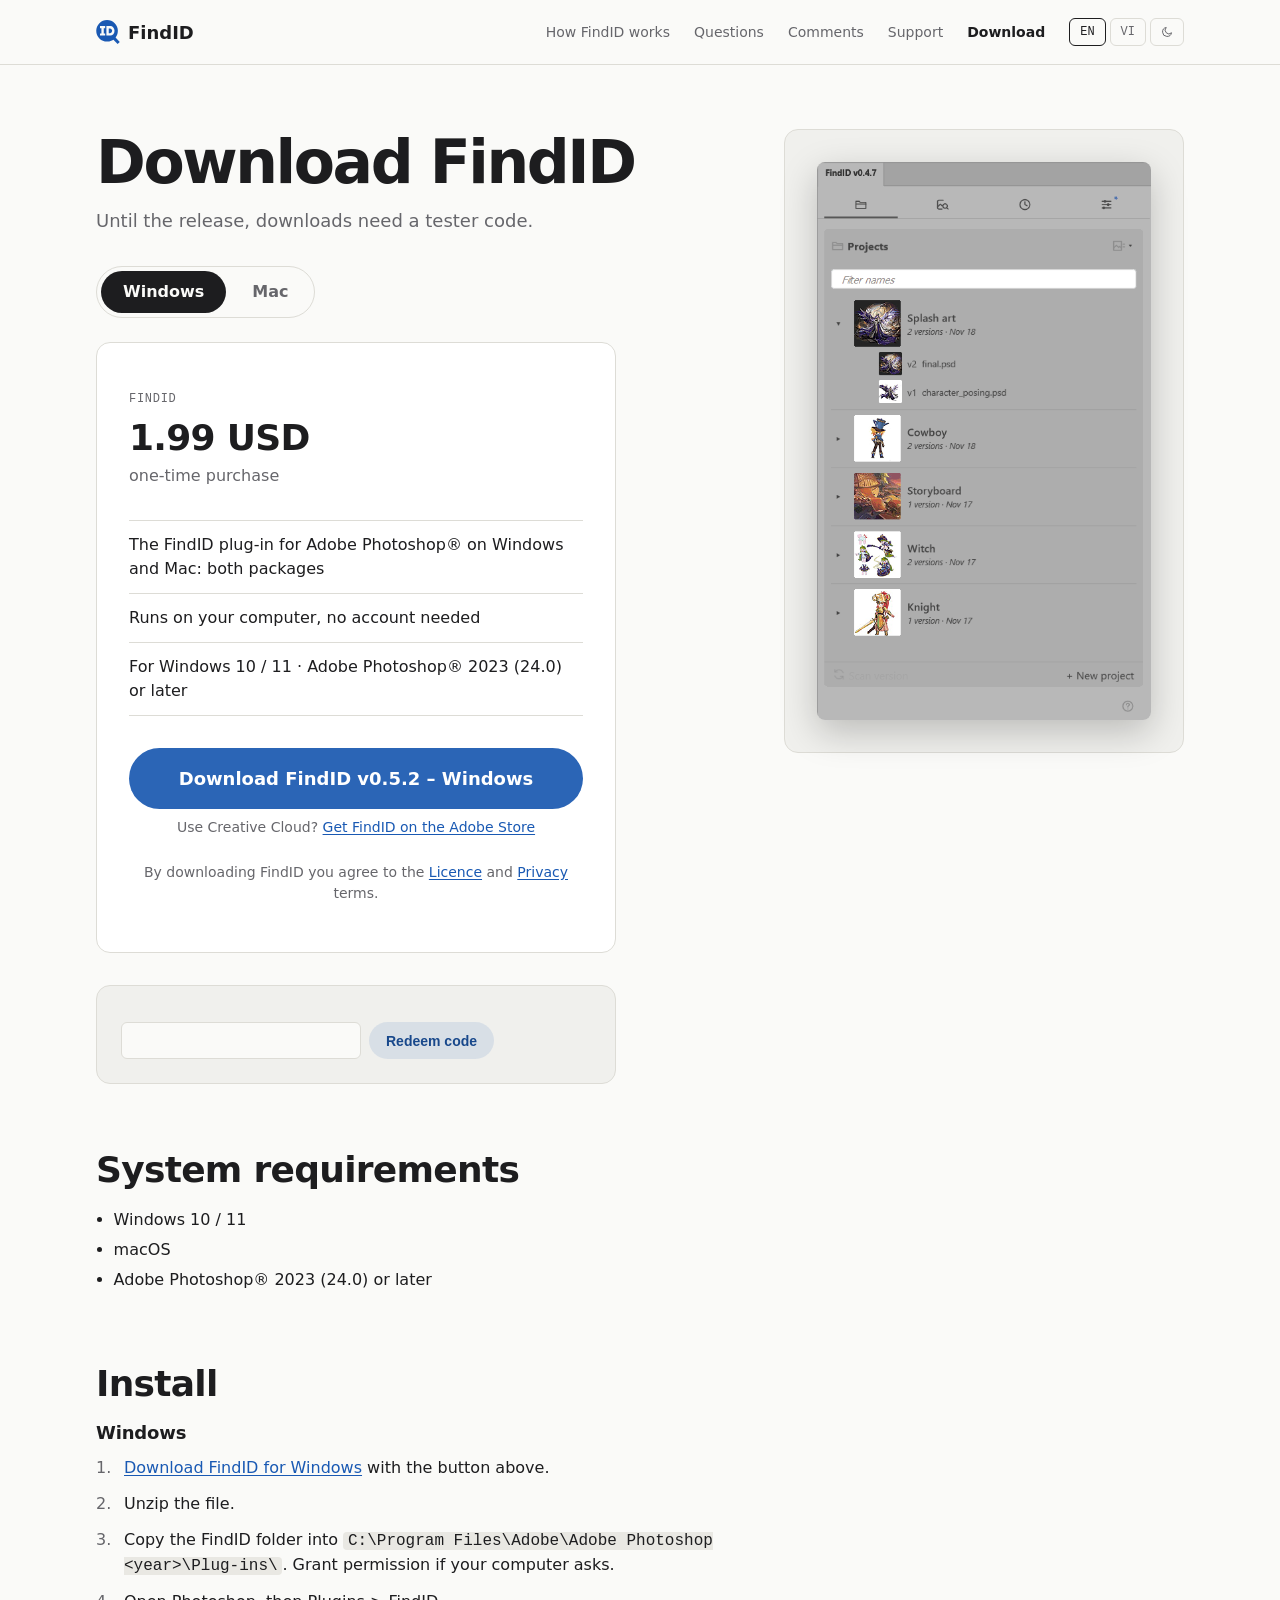
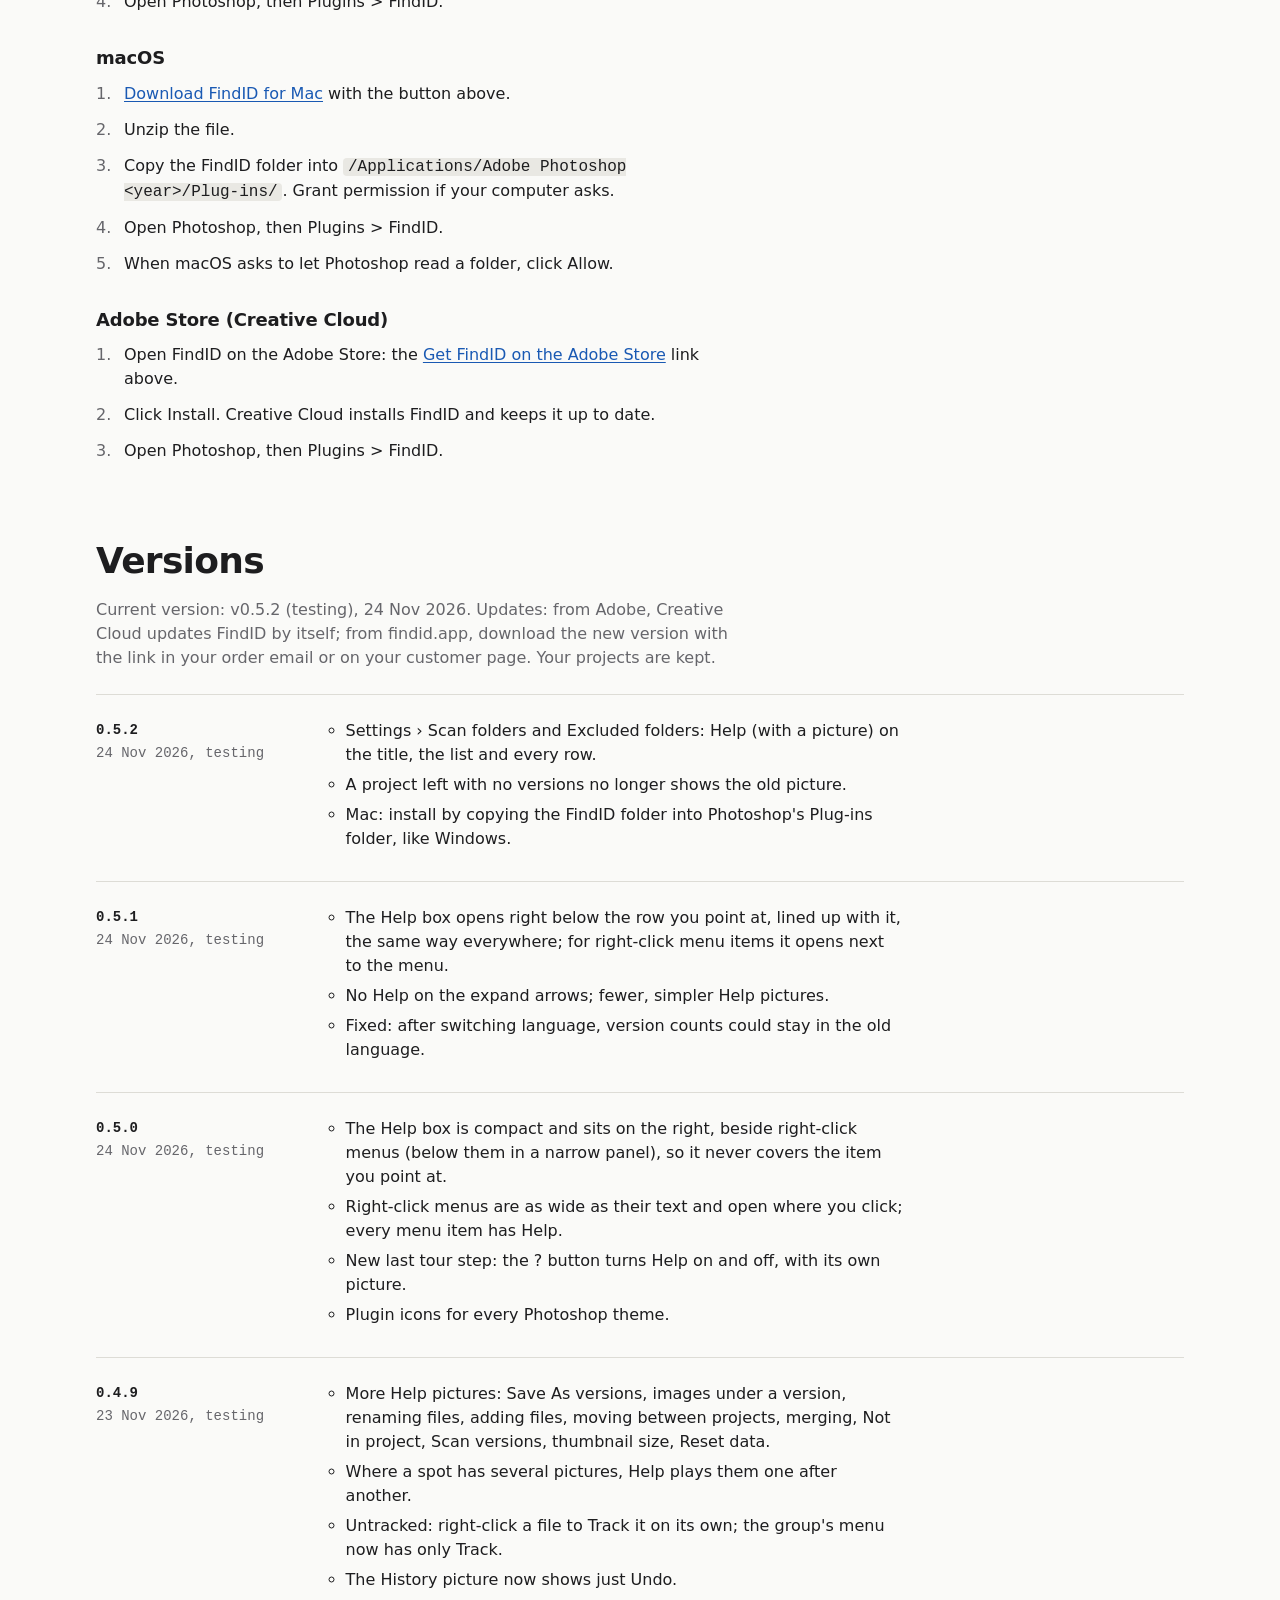
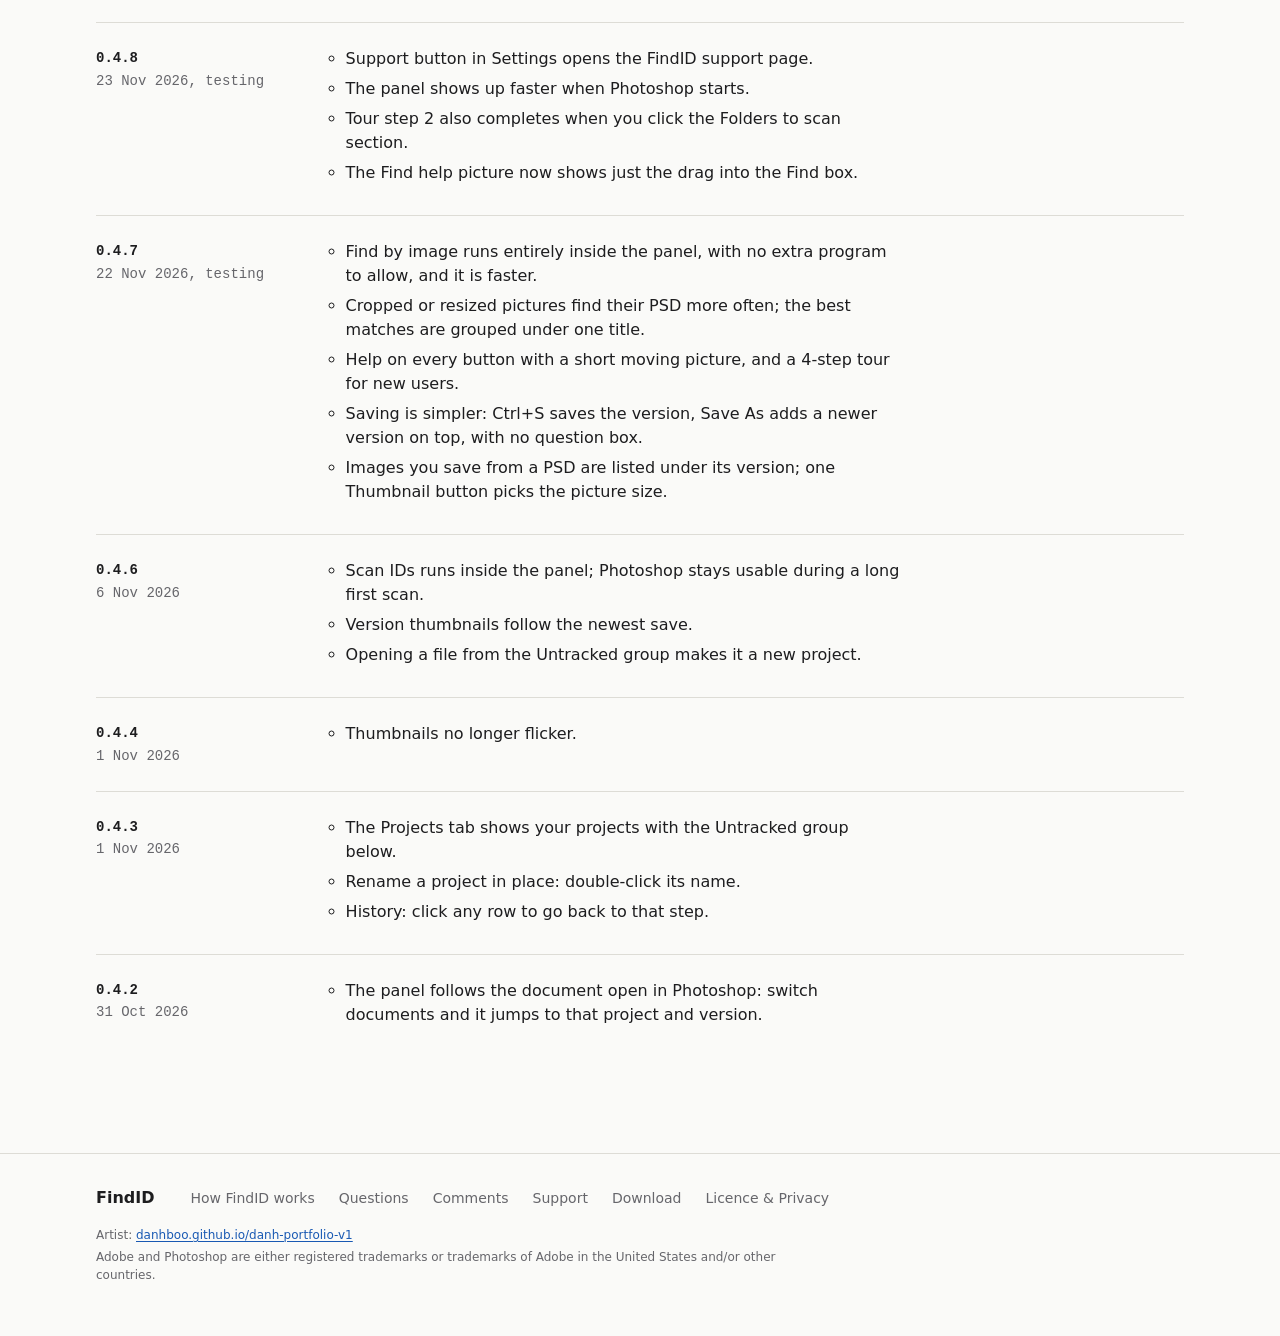
<file: pricing.html>
<!doctype html><html><head><meta charset="utf-8"><title>FindID</title><meta http-equiv="refresh" content="0; url=download.html"><link rel="canonical" href="download.html"></head><body><a href="download.html">download.html</a></body></html>
</file>
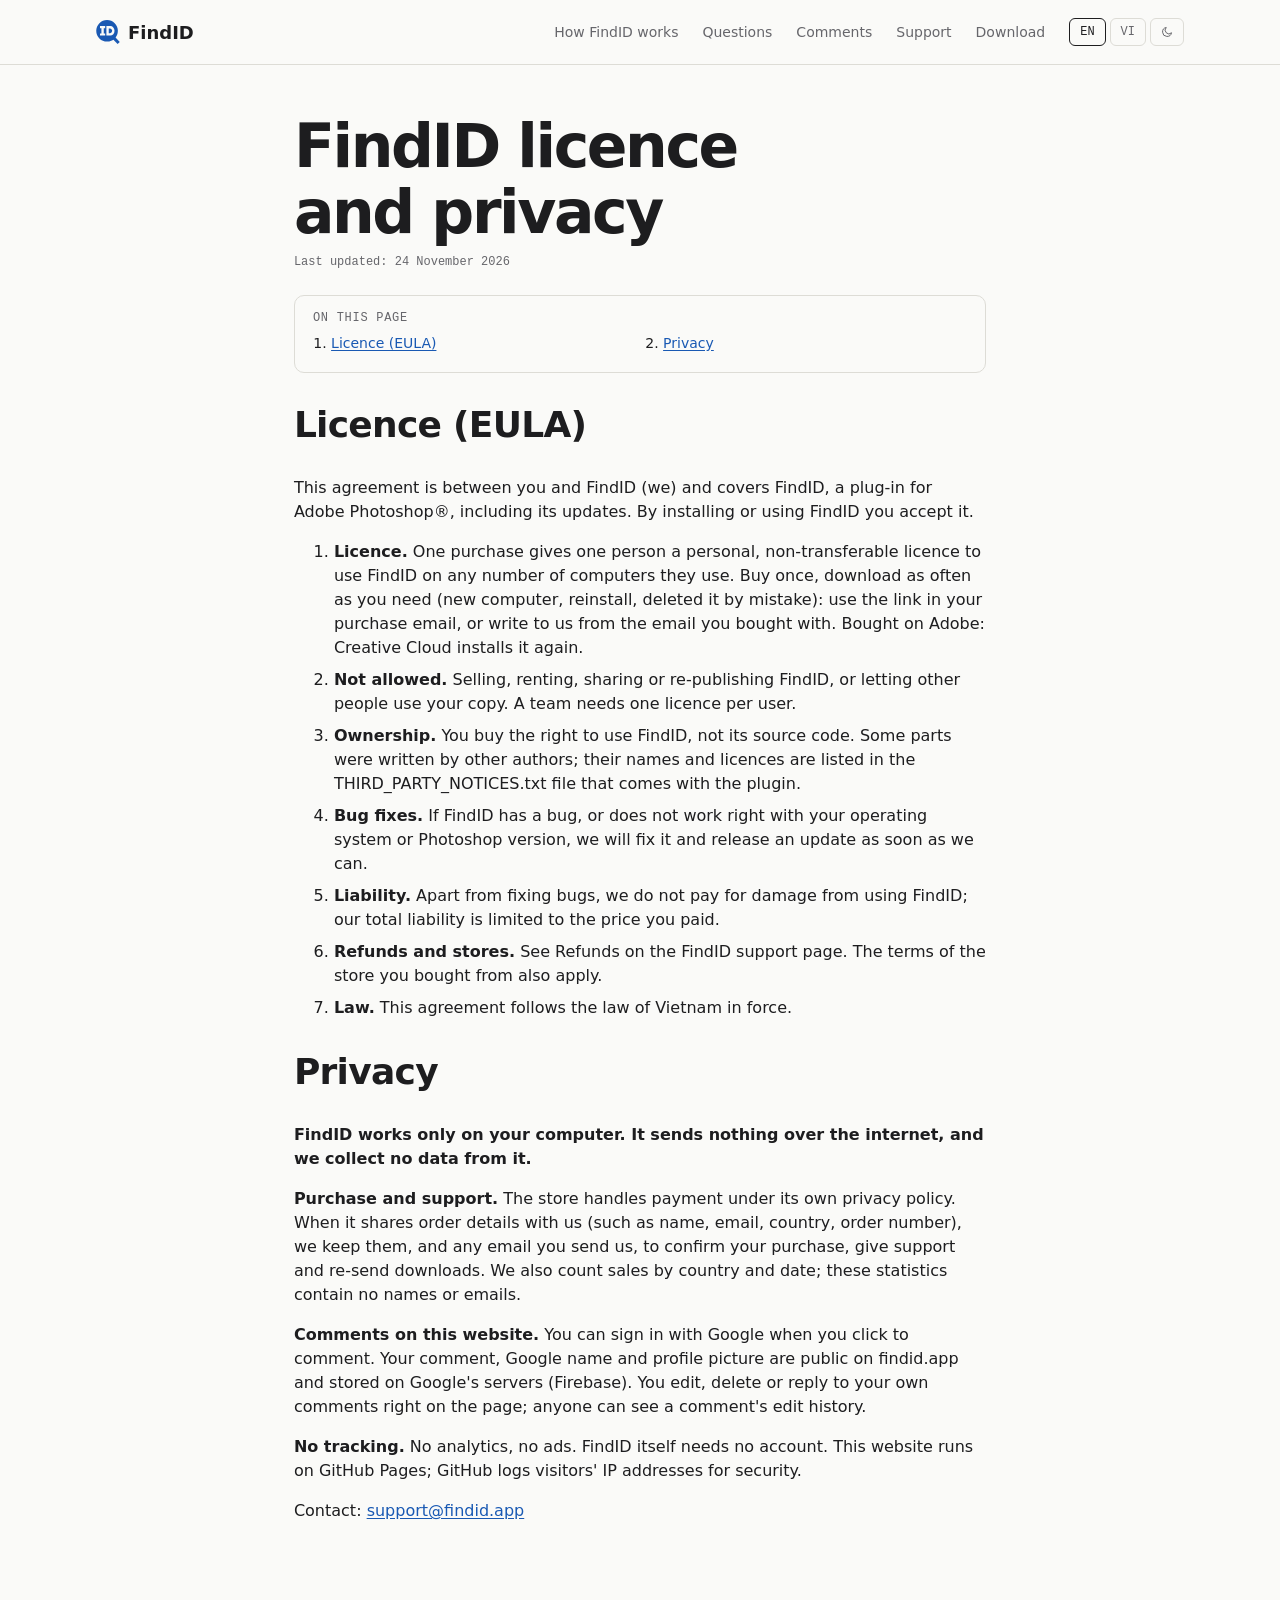
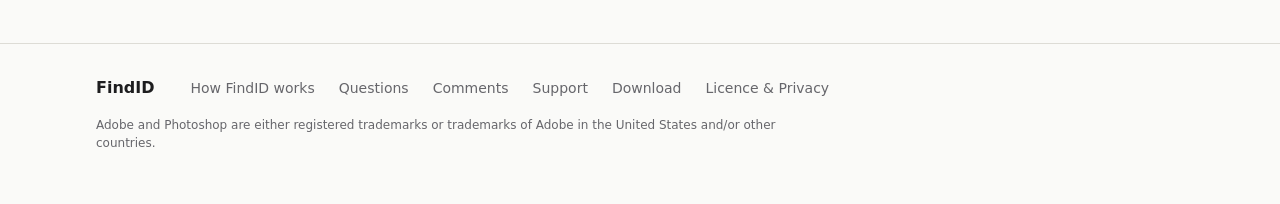
<file: privacy.html>
<!doctype html><html><head><meta charset="utf-8"><title>FindID</title><meta http-equiv="refresh" content="0; url=legal.html#privacy"><link rel="canonical" href="legal.html#privacy"></head><body><a href="legal.html#privacy">legal.html#privacy</a></body></html>
</file>
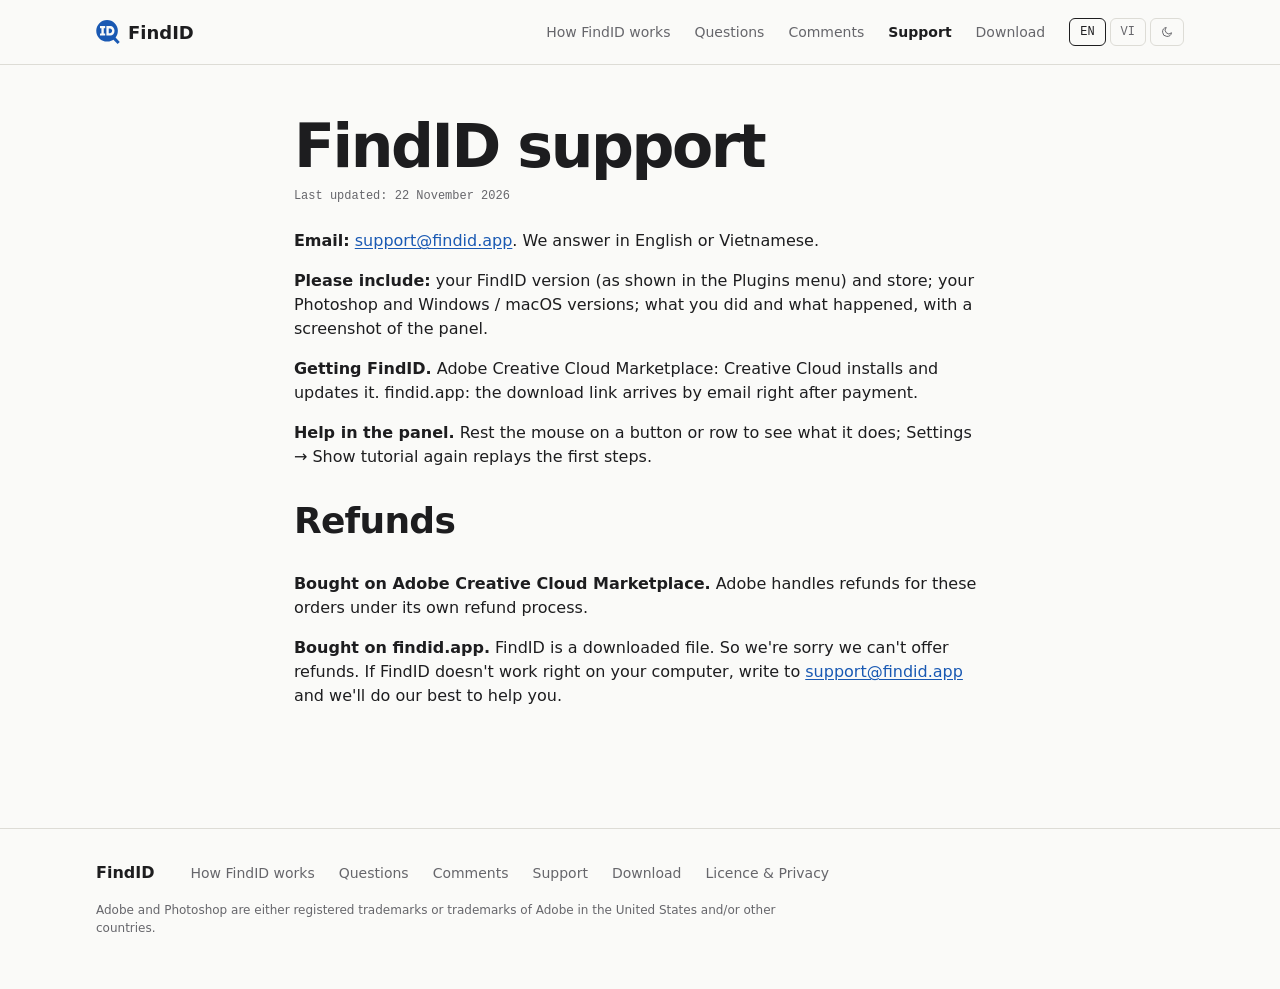
<file: refund.html>
<!doctype html><html><head><meta charset="utf-8"><title>FindID</title><meta http-equiv="refresh" content="0; url=support.html#refunds"><link rel="canonical" href="support.html#refunds"></head><body><a href="support.html#refunds">support.html#refunds</a></body></html>
</file>
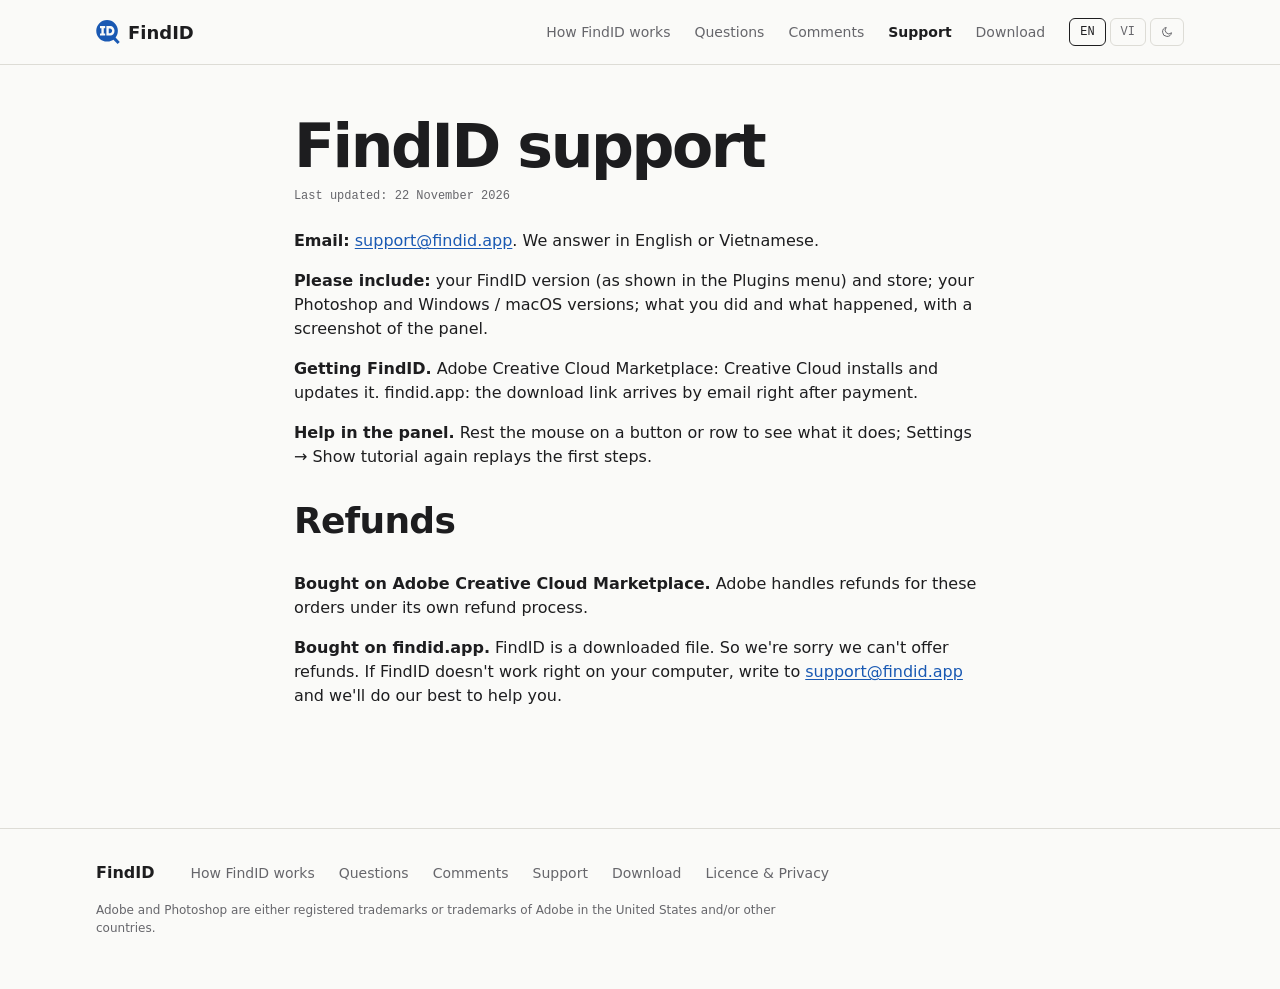
<file: support.html>
<!doctype html>
<html lang="en">
<head>
<meta charset="utf-8">
<meta name="viewport" content="width=device-width, initial-scale=1">
<title>FindID support</title>
<script>if(location.hash==='#faq')location.replace('faq.html'+location.search);</script>
<script>(function(){var t=null;try{t=localStorage.getItem('findid.theme')}catch(e){}if(t!=='light'&&t!=='dark'){t=window.matchMedia&&matchMedia('(prefers-color-scheme: dark)').matches?'dark':'light'}document.documentElement.setAttribute('data-theme',t)})();</script>
<link rel="stylesheet" href="style.css">
<link rel="icon" href="favicon-32.png" sizes="32x32" type="image/png">
<link rel="icon" href="favicon.svg" type="image/svg+xml">
<link rel="apple-touch-icon" href="apple-touch-icon.png">
<script src="lang.js"></script>
</head>
<body>
<header class="top"><div class="wrap">
  <a class="brand" href="index.html"><img class="logo-l" src="media/logo.svg" height="24" alt=""><img class="logo-d" src="media/logo_dark.svg" height="24" alt="">FindID</a>
  <nav class="menu">
    <a class="m-hide" href="index.html#how"><span lang="en">How FindID works</span><span lang="vi">FindID hoạt động thế nào</span></a>
    <a class="m-hide" href="faq.html"><span lang="en">Questions</span><span lang="vi">Câu hỏi</span></a>
    <a href="index.html#comments"><span lang="en">Comments</span><span lang="vi">Bình luận</span></a>
    <a class="m-hide" href="support.html" aria-current="page"><span lang="en">Support</span><span lang="vi">Hỗ trợ</span></a>
    <a href="download.html"><span lang="en">Download</span><span lang="vi">Tải về</span></a>
  </nav>
  <div class="langs"><button type="button" data-set="en">EN</button><button type="button" data-set="vi">VI</button><button type="button" class="theme" id="theme-btn"><svg class="i-sun" viewBox="0 0 24 24" width="12" height="12" aria-hidden="true" fill="none" stroke="currentColor" stroke-width="2" stroke-linecap="round"><circle cx="12" cy="12" r="4"/><path d="M12 2v2M12 20v2M2 12h2M20 12h2M4.9 4.9l1.4 1.4M17.7 17.7l1.4 1.4M4.9 19.1l1.4-1.4M17.7 6.3l1.4-1.4"/></svg><svg class="i-moon" viewBox="0 0 24 24" width="12" height="12" aria-hidden="true" fill="none" stroke="currentColor" stroke-width="2" stroke-linejoin="round"><path d="M21 13.5A9 9 0 1 1 10.5 3a7 7 0 0 0 10.5 10.5z"/></svg></button></div>
</div></header>
<main class="wrap doc">
<h1 lang="en">FindID support</h1>
<h1 lang="vi">Hỗ trợ FindID</h1>
<p class="updated" lang="en">Last updated: 22 November 2026</p>
<p class="updated" lang="vi">Cập nhật: 22/11/2026</p>
<div class="part" id="support">
<section lang="en">

<p><b>Email:</b> <a href="mailto:support@findid.app">support@findid.app</a>. We answer in English or Vietnamese.</p>
<p><b>Please include:</b> your FindID version (as shown in the Plugins menu) and store; your Photoshop and Windows / macOS versions; what you did and what happened, with a screenshot of the panel.</p>
<p><b>Getting FindID.</b> Adobe Creative Cloud Marketplace: Creative Cloud installs and updates it. findid.app: the download link arrives by email right after payment.</p>
<p><b>Help in the panel.</b> Rest the mouse on a button or row to see what it does; Settings → Show tutorial again replays the first steps.</p>
</section>
<section lang="vi">

<p><b>Email:</b> <a href="mailto:support@findid.app">support@findid.app</a>. Trả lời bằng tiếng Việt hoặc tiếng Anh.</p>
<p><b>Vui lòng gửi kèm:</b> bản FindID (tên trong menu Plugins) và nơi mua; bản Photoshop và Windows / macOS; bạn đã làm gì và chuyện gì xảy ra, kèm ảnh chụp panel.</p>
<p><b>Nhận FindID.</b> Adobe Creative Cloud Marketplace: Creative Cloud tự cài và cập nhật. findid.app: link tải gửi qua email ngay sau khi thanh toán.</p>
<p><b>Trợ giúp trong panel.</b> Để chuột lên nút hay dòng để xem giải thích; Cài đặt → Xem hướng dẫn lại để xem lại các bước đầu.</p>
</section>
</div>
<div class="part" id="refunds">
<h2 lang="en">Refunds</h2>
<h2 lang="vi">Hoàn tiền</h2>
<section lang="en">

<p><b>Bought on Adobe Creative Cloud Marketplace.</b> Adobe handles refunds for these orders under its own refund process.</p>
<p><b>Bought on findid.app.</b> FindID is a downloaded file. So we're sorry we can't offer refunds. If FindID doesn't work right on your computer, write to <a href="mailto:support@findid.app">support@findid.app</a> and we'll do our best to help you.</p>
</section>
<section lang="vi">

<p><b>Mua trên Adobe Creative Cloud Marketplace.</b> Adobe xử lý hoàn tiền cho các đơn này theo quy trình hoàn tiền của Adobe.</p>
<p><b>Mua trên findid.app.</b> FindID là file tải về. Vì vậy rất tiếc chúng tôi chưa hỗ trợ hoàn tiền. Nếu FindID chạy chưa đúng trên máy bạn, hãy gửi thư tới <a href="mailto:support@findid.app">support@findid.app</a>, chúng tôi sẽ hỗ trợ hết mức có thể cho bạn.</p>
</section>
</div>
</main>
<footer class="bottom"><div class="wrap">
  <nav>
    <a href="index.html">FindID</a>
    <a href="index.html#how"><span lang="en">How FindID works</span><span lang="vi">FindID hoạt động thế nào</span></a>
    <a href="faq.html"><span lang="en">Questions</span><span lang="vi">Câu hỏi</span></a>
    <a href="index.html#comments"><span lang="en">Comments</span><span lang="vi">Bình luận</span></a>
    <a href="support.html"><span lang="en">Support</span><span lang="vi">Hỗ trợ</span></a>
    <a href="download.html"><span lang="en">Download</span><span lang="vi">Tải về</span></a>
    <a href="legal.html"><span lang="en">Licence &amp; Privacy</span><span lang="vi">Giấy phép &amp; Riêng tư</span></a>
  </nav>
  <p lang="en">Adobe and Photoshop are either registered trademarks or trademarks of Adobe in the United States and/or other countries.</p>
  <p lang="vi">Adobe và Photoshop là nhãn hiệu hoặc nhãn hiệu đã đăng ký của Adobe tại Hoa Kỳ và/hoặc các quốc gia khác.</p>
</div></footer>
</body>
</html>
</file>
<file: style.css>
/* FindID site: one stylesheet for index.html, download.html and the policy pages (pricing.html = redirect since 2026-11-24). System fonts only, no external files.
   Design brief: Photoshop/dev/qa/verify/vsite1122/brief.md (r2, 2026-11-22). r6 2026-11-23 (job 20261123_findid_site_r6_pricing_download.md):
   spacing scale, cards, Chrome-style download page, pricing page, logo slot in the header. 2026-11-24: pricing page dropped, its card is the download page buy card. */
:root {
  --bg: #fafaf8; --surface: #f0f0ed; --raised: #ffffff; --text: #1d1d1f; --muted: #66666b; --line: #dddcd6;
  /* accent + buttons (variant A blue, user pick 2026-11-23): one hue swap = change --hue. Source: Photoshop/dev/qa/verify/vsite1123/btn/A.css */
  --hue: 215;
  --accent: hsl(var(--hue) 75% 40%); --accent-ink: #ffffff;
  --btn-bg: hsl(var(--hue) 62% 44%); --btn-fg: #ffffff; --btn-bg-hover: hsl(var(--hue) 62% 39%);
  --btn2-bg: hsl(var(--hue) 62% 44% / .12); --btn2-fg: hsl(var(--hue) 70% 32%); --btn2-bg-hover: hsl(var(--hue) 62% 44% / .2);
  --code: #e9e8e3; --mark: #fff1a8; --mark-text: #3a3000;
  --sans: "Segoe UI", system-ui, -apple-system, Roboto, "Helvetica Neue", Arial, sans-serif;
  --mono: ui-monospace, "Cascadia Mono", "SF Mono", Consolas, "Liberation Mono", monospace;
  /* spacing scale (r6): every margin / padding / gap below uses one of these */
  --s1: 4px; --s2: 8px; --s3: 12px; --s4: 16px; --s5: 24px; --s6: 32px; --s7: 48px; --s8: 64px; --s9: 96px;
  /* type scale (2026-11-23, job 20261123_findid_site_type_scale.md): the only font-size / line-height / weight values in this file.
     body range = the steps google.com/chrome uses, 12 / 14 / 16 / 18; headings 24 / 36 / 60 (360 px: 22 / 28 / 36). Weights 400 / 600; 700 only on h1. */
  --fs-cap: 12px; --fs-sm: 14px; --fs-body: 16px; --fs-lead: 18px;
  --fs-h3: 24px; --fs-h2: 36px; --fs-h1: 60px;
  --lh-body: 1.5; --lh-h1: 1.1; --lh-h2: 1.2; --lh-h3: 1.3;
  --fw-semi: 600; --fw-bold: 700;
  color-scheme: light;
}
@media (prefers-color-scheme: dark) {
  :root:not([data-theme="light"]) {
    --bg: #111214; --surface: #1a1b1e; --raised: #202125; --text: #ececec; --muted: #9b9ca3; --line: #2a2c31;
    --accent: hsl(var(--hue) 90% 70%); --accent-ink: #0a1018;
    --btn-bg: hsl(var(--hue) 75% 64%); --btn-fg: #0a1018; --btn-bg-hover: hsl(var(--hue) 75% 70%);
    --btn2-bg: hsl(var(--hue) 75% 64% / .16); --btn2-fg: hsl(var(--hue) 90% 70%); --btn2-bg-hover: hsl(var(--hue) 75% 64% / .26);
    --code: #26272b; --mark: #5a4b00; --mark-text: #fff3b8;
    color-scheme: dark;
  }
}
/* the header theme button (lang.js) sets data-theme; same tokens as above */
:root[data-theme="dark"] {
  --bg: #111214; --surface: #1a1b1e; --raised: #202125; --text: #ececec; --muted: #9b9ca3; --line: #2a2c31;
  --accent: hsl(var(--hue) 90% 70%); --accent-ink: #0a1018;
  --btn-bg: hsl(var(--hue) 75% 64%); --btn-fg: #0a1018; --btn-bg-hover: hsl(var(--hue) 75% 70%);
  --btn2-bg: hsl(var(--hue) 75% 64% / .16); --btn2-fg: hsl(var(--hue) 90% 70%); --btn2-bg-hover: hsl(var(--hue) 75% 64% / .26);
  --code: #26272b; --mark: #5a4b00; --mark-text: #fff3b8;
  color-scheme: dark;
}
* { box-sizing: border-box; }
html { -webkit-text-size-adjust: 100%; scroll-behavior: smooth; }
body { margin: 0; background: var(--bg); color: var(--text); font: var(--fs-body)/var(--lh-body) var(--sans); overflow-wrap: anywhere; }
a { color: var(--accent); text-underline-offset: 2px; }
img { max-width: 100%; height: auto; display: block; }
code { font-family: var(--mono); background: var(--code); padding: 0 .3em; border-radius: 4px; font-size: 1em; }
mark.ph { background: var(--mark); color: var(--mark-text); padding: 0 .2em; border-radius: 3px; }
b, strong { font-weight: var(--fw-semi); }
h1, h2, h3 { text-wrap: balance; font-weight: var(--fw-semi); }
h1 { font-size: var(--fs-h1); line-height: var(--lh-h1); letter-spacing: -0.04em; font-weight: var(--fw-bold); }
h2 { font-size: var(--fs-h2); line-height: var(--lh-h2); letter-spacing: -0.02em; }
h3 { font-size: var(--fs-h3); line-height: var(--lh-h3); letter-spacing: -0.01em; }
.wrap { max-width: 1120px; margin: 0 auto; padding: 0 16px; }
.eyebrow { font: var(--fs-cap)/1.4 var(--mono); letter-spacing: .06em; text-transform: uppercase; color: var(--muted); margin: 0 0 var(--s4); }
.dim { color: var(--muted); }
[hidden] { display: none !important; }

/* language: without the script both languages show; with it only the chosen one */
html[data-lang="en"] [lang="vi"]:not(html), html[data-lang="vi"] [lang="en"]:not(html) { display: none !important; }

/* header */
header.top { border-bottom: 1px solid var(--line); }
header.top .wrap { display: flex; align-items: center; gap: var(--s2) var(--s5); min-height: 64px; flex-wrap: wrap; }
.brand { display: inline-flex; align-items: center; gap: var(--s2); font-weight: var(--fw-semi); font-size: var(--fs-lead); color: var(--text); text-decoration: none; margin-right: auto; }
.brand img { height: 24px; width: auto; }
/* logo (2026-11-23): blue mark on the light theme, light-blue mark on the dark theme (system dark with no stored choice, or the theme button) */
.brand .logo-d { display: none; }
@media (prefers-color-scheme: dark) { :root:not([data-theme="light"]) .brand .logo-l { display: none; } :root:not([data-theme="light"]) .brand .logo-d { display: block; } }
:root[data-theme="dark"] .brand .logo-l { display: none; }
:root[data-theme="dark"] .brand .logo-d { display: block; }
.menu { display: flex; gap: var(--s1) var(--s5); flex-wrap: wrap; font-size: var(--fs-sm); }
.menu a { color: var(--muted); text-decoration: none; }
.menu a:hover, .menu a[aria-current="page"] { color: var(--text); }
.menu a[aria-current="page"] { font-weight: var(--fw-semi); }
.langs { display: flex; gap: var(--s1); }
.langs button {
  font: var(--fs-cap)/1 var(--mono); padding: 7px 10px; border: 1px solid var(--line); border-radius: 6px;
  background: transparent; color: var(--muted); cursor: pointer;
}
.langs button.theme { display: inline-flex; align-items: center; }
.langs button.theme svg { display: block; }
html[data-theme="dark"] .langs .i-moon, html:not([data-theme="dark"]) .langs .i-sun { display: none; }
html[data-lang="en"] .langs button[data-set="en"], html[data-lang="vi"] .langs button[data-set="vi"] { color: var(--text); border-color: var(--text); }

/* buttons */
.btns { display: flex; flex-wrap: wrap; gap: var(--s3); justify-content: center; align-items: center; margin: var(--s6) 0 var(--s4); }
.btn {
  display: inline-block; padding: 11px 20px; border-radius: 999px; background: var(--btn-bg); color: var(--btn-fg);
  text-decoration: none; font-weight: var(--fw-semi); font-size: var(--fs-body); border: 1px solid transparent;
}
.btn:hover { background: var(--btn-bg-hover); }
.btn.ghost { background: var(--btn2-bg); color: var(--btn2-fg); }
.btn.ghost:hover { background: var(--btn2-bg-hover); }
.btn.big { padding: 16px 32px; font-size: var(--fs-lead); min-width: 260px; text-align: center; }
.btn[aria-disabled="true"] { background: transparent; color: var(--muted); border: 1px dashed var(--line); cursor: not-allowed; }
/* OS pair in the hero: Windows left, Mac right, equal width, one row. "ghost" = soft tint, no class = solid; index.html sets it from the OS and from hover / focus. */
.btns.dl { display: grid; grid-template-columns: 1fr 1fr; width: fit-content; max-width: 100%; margin-left: auto; margin-right: auto; }
.btns.dl { align-items: stretch; }
.btns.dl .btn.big { min-width: 0; white-space: nowrap; display: flex; align-items: center; justify-content: center; }
.fine { font-size: var(--fs-sm); color: var(--muted); margin: 0; }
.price { font-size: var(--fs-body); color: var(--text); margin: var(--s2) 0 0; }
.price b { font-weight: var(--fw-semi); }

/* cards: one level only (no card inside a card) */
.card { background: var(--raised); border: 1px solid var(--line); border-radius: 14px; padding: var(--s6); }
.card > h2, .card > h3 { margin-top: 0; }

/* hero */
.hero { padding: var(--s9) 0 0; text-align: center; }
.hero h1 { margin: 0 auto var(--s5); max-width: 18em; text-wrap: balance; }
.hero h1 .dim { display: block; }
.hero .lead { font-size: var(--fs-lead); color: var(--muted); max-width: 34em; margin: 0 auto; }
.hero .fine { margin-top: var(--s2); }
.stage {
  margin: var(--s8) 0 0; background: var(--surface); border: 1px solid var(--line); border-radius: 14px; padding: var(--s6);
  display: grid; grid-template-columns: 1fr; text-align: left;
}
.stage picture { display: block; }
.stage img { display: block; width: 100%; height: auto; border-radius: 8px; border: 1px solid var(--line); box-shadow: 0 12px 36px rgba(0, 0, 0, .22); }
.stage .caption, .shot .caption { font: var(--fs-cap)/1.4 var(--mono); color: var(--muted); margin: var(--s3) 0 0; }
.how .shot img { width: 100%; max-width: 480px; }
.shot img { width: 360px; border-radius: 8px; border: 1px solid var(--line); box-shadow: 0 12px 36px rgba(0, 0, 0, .22); }

/* sections */
section.block { padding: var(--s9) 0 0; }
section.block > .wrap > h2, .head2 { margin: 0 0 var(--s4); max-width: 18em; }
.intro { color: var(--muted); max-width: 33em; margin: 0 0 var(--s7); font-size: var(--fs-lead); }

/* features: text / screenshot rows */
.feature { display: grid; grid-template-columns: 1fr 360px; gap: var(--s7) var(--s8); align-items: center; padding: var(--s7) 0; border-top: 1px solid var(--line); }
.feature:nth-of-type(even) { grid-template-columns: 360px 1fr; }
h2 + .feature { border-top: 0; }  /* no rule right under a heading: it read as closing the section above (user 2026-11-23) */
.feature:nth-of-type(even) .txt { order: 2; }
.feature .num { font: var(--fs-cap)/1 var(--mono); color: var(--accent); margin: 0 0 var(--s3); }
.feature h3 { margin: 0 0 var(--s3); }
.feature p { margin: 0 0 var(--s3); max-width: 30em; }
.also { display: grid; grid-template-columns: repeat(auto-fit, minmax(240px, 1fr)); gap: var(--s5); margin: var(--s2) 0 0; padding: 0; list-style: none; }
.also li { margin: 0; font-size: var(--fs-body); color: var(--muted); background: var(--raised); border: 1px solid var(--line); border-radius: 14px; padding: var(--s5); }
.also b { display: block; color: var(--text); font-size: var(--fs-body); margin-bottom: var(--s1); }

/* how Find works */
.how { display: grid; grid-template-columns: 1fr 440px; gap: var(--s7) var(--s8); align-items: start; }
ol.steps { list-style: none; padding: 0; margin: 0; counter-reset: s; }
ol.steps li { counter-increment: s; display: grid; grid-template-columns: 44px 1fr; gap: var(--s3); padding: var(--s4) 0; border-top: 1px solid var(--line); max-width: 33em; }
ol.steps li::before { content: "0" counter(s); font: var(--fs-cap)/1.9 var(--mono); color: var(--accent); }
.note { color: var(--muted); font-size: var(--fs-sm); margin: var(--s4) 0 0; }

/* availability (index): one card, text left, price + button right */
.getcard { display: grid; grid-template-columns: 1fr auto; gap: var(--s6) var(--s8); align-items: center; padding: var(--s7); }
.getcard p { max-width: 33em; margin: 0; color: var(--muted); }
.getbuy { text-align: center; }
.getbuy .amount, .plan .amount { font-size: var(--fs-h2); font-weight: var(--fw-semi); line-height: 1; margin: 0; color: var(--text); letter-spacing: -0.02em; }
.getbuy .per, .plan .per { color: var(--muted); margin: var(--s2) 0 var(--s5); font-size: var(--fs-body); }
.getbuy .alt { display: block; margin-top: var(--s3); font-size: var(--fs-sm); }

/* comments (index #comments, 2026-11-23): the YouTube button shows only when its href is set; the email line under it */
#comments .yt { margin: 0 0 var(--s4); }
#comments .yt[href=""] { display: none; }
#comments .intro { margin-bottom: 0; }
/* comment box (comments.js, job 20261123_site_comments_google.md): sign-in / form, then the list newest first; skeleton rows hold the space while it loads */
#comments .cbox { max-width: 720px; margin: 0 0 var(--s5); }
#comments .c-need, #comments .c-hint { margin: var(--s2) 0 0; }
#comments textarea {
  display: block; width: 100%; min-height: 104px; resize: vertical; padding: var(--s3); border: 1px solid var(--line); border-radius: 10px;
  background: var(--raised); color: var(--text); font: var(--fs-body)/var(--lh-body) var(--sans);
}
#comments textarea:focus { outline: 2px solid var(--accent); outline-offset: 1px; }
#comments .c-row { display: flex; align-items: center; flex-wrap: wrap; gap: var(--s2) var(--s3); margin-top: var(--s2); }
#comments .c-me { margin-left: auto; }
#comments .c-signout { background: none; border: 0; padding: 0; color: var(--accent); font: var(--fs-sm)/var(--lh-body) var(--sans); cursor: pointer; text-decoration: underline; text-underline-offset: 2px; }
#comments .c-err { margin: var(--s3) 0 0; font-size: var(--fs-sm); background: var(--mark); color: var(--mark-text); padding: var(--s1) var(--s2); border-radius: 6px; }
#comments .c-list { list-style: none; margin: var(--s5) 0 0; padding: 0; }
#comments .c-item, #comments .c-skel { border-top: 1px solid var(--line); padding: var(--s4) 0; }
#comments .c-skel { height: 96px; background: linear-gradient(var(--surface), var(--surface)) 0 var(--s4) / 40% 16px no-repeat, linear-gradient(var(--surface), var(--surface)) 0 48px / 90% 16px no-repeat; }
#comments .c-head { display: flex; align-items: center; gap: var(--s2); font-size: var(--fs-sm); }
#comments .c-head img, #comments .c-ini { width: 28px; height: 28px; border-radius: 50%; flex: none; }
#comments .c-ini { display: inline-flex; align-items: center; justify-content: center; background: var(--surface); color: var(--muted); }
#comments .c-head time { color: var(--muted); }
#comments .c-item p { margin: var(--s2) 0 0; white-space: pre-wrap; }
#comments .c-none { margin-top: var(--s3); }
#comments .c-more { margin-top: var(--s4); }
/* reply / edit / delete / edit history (job 20261123_comments_edit_delete_reply.md): text buttons under each comment, replies indented one level */
#comments .c-acts { display: flex; flex-wrap: wrap; gap: var(--s1) var(--s4); margin-top: var(--s2); }
#comments .c-acts button, #comments .c-edited, #comments .c-cancel { background: none; border: 0; padding: 0; color: var(--muted); font: var(--fs-sm)/var(--lh-body) var(--sans); cursor: pointer; }
#comments .c-acts button:hover, #comments .c-edited:hover, #comments .c-cancel:hover, #comments .c-edited[aria-expanded="true"] { color: var(--accent); text-decoration: underline; text-underline-offset: 2px; }
#comments .c-cancel { margin-left: auto; }
#comments .c-replies { list-style: none; margin: var(--s3) 0 0; padding: 0 0 0 var(--s4); border-left: 2px solid var(--line); }
#comments .c-replies:empty { display: none; }
#comments .c-replies .c-item { padding: var(--s3) 0; }
#comments .c-replies .c-item:first-child { border-top: 0; padding-top: 0; }
#comments .c-rform, #comments .c-ebox { margin-top: var(--s3); }
#comments .c-rform textarea, #comments .c-ebox textarea { min-height: 80px; }
#comments .c-item p.c-gone { color: var(--muted); font-style: italic; margin: 0; }
#comments .c-hist { margin-top: var(--s3); padding: var(--s2) var(--s3); background: var(--surface); border-radius: 6px; font-size: var(--fs-sm); }
#comments .c-item .c-hist-h { margin: 0; color: var(--muted); font-weight: var(--fw-semi); }
#comments .c-hist ol { list-style: none; margin: 0; padding: 0; }
#comments .c-hist li { border-top: 1px solid var(--line); padding: var(--s2) 0 0; margin-top: var(--s2); }
#comments .c-hist time { color: var(--muted); }
#comments .c-item .c-hist p { margin: var(--s1) 0 0; }
/* star ratings: average line on top, 5 star buttons in the top box (hover lights up to the pointer), stars next to a commenter's name */
#comments .c-avg { margin: 0 0 var(--s3); min-height: calc(var(--fs-body) * var(--lh-body)); font-weight: var(--fw-semi); }
#comments .c-rate { display: flex; align-items: center; flex-wrap: wrap; gap: var(--s1) var(--s3); margin: 0 0 var(--s2); }
#comments .c-starbox { display: inline-flex; }
#comments .c-star { background: none; border: 0; padding: 0 2px; font: 24px/1 var(--sans); color: var(--line); cursor: pointer; }
#comments .c-star.on, #comments .c-starbox:hover .c-star { color: var(--accent); }
#comments .c-starbox:hover .c-star:hover ~ .c-star { color: var(--line); }
#comments .c-star:focus-visible { outline: 2px solid var(--accent); outline-offset: 1px; border-radius: 4px; }
#comments .c-unrate { background: none; border: 0; padding: 0; color: var(--muted); font: var(--fs-sm)/var(--lh-body) var(--sans); cursor: pointer; text-decoration: underline; text-underline-offset: 2px; }
#comments .c-stars { color: var(--accent); letter-spacing: 1px; }

/* FAQ */
.faq { display: grid; grid-template-columns: 300px 1fr; gap: var(--s5) var(--s8); }
.faq h2 { margin: 0; }
details { border-top: 1px solid var(--line); padding: var(--s4) 0; }
details:last-child { border-bottom: 1px solid var(--line); }
summary { cursor: pointer; font-weight: var(--fw-semi); font-size: var(--fs-lead); list-style-position: outside; }
details p { margin: var(--s3) 0 0; color: var(--muted); max-width: 33em; }

/* footer: brand link first, then the page links, then the trademark line */
footer.bottom { border-top: 1px solid var(--line); padding: var(--s6) 0 var(--s7); color: var(--muted); font-size: var(--fs-sm); margin-top: var(--s9); }
footer.bottom nav { display: flex; flex-wrap: wrap; align-items: baseline; gap: var(--s2) var(--s5); margin-bottom: var(--s4); }
footer.bottom nav a { color: var(--muted); text-decoration: none; }
footer.bottom nav a:hover { color: var(--text); }
footer.bottom nav a:first-child { color: var(--text); font-weight: var(--fw-semi); font-size: var(--fs-body); margin-right: var(--s3); }
footer.bottom p { margin: 0 0 var(--s1); max-width: 60em; font-size: var(--fs-cap); }

/* policy pages */
.doc { max-width: calc(68ch + 32px); padding-top: var(--s7); padding-bottom: var(--s2); }
.doc h1 { margin: 0 0 var(--s2); }
.doc .updated { font: var(--fs-cap)/1.5 var(--mono); color: var(--muted); margin: 0 0 var(--s5); }
.doc li { margin: 0 0 var(--s2); }
.doc li[id], .doc p[id] { scroll-margin-top: 16px; }
.toc { border: 1px solid var(--line); border-radius: 10px; padding: 14px 18px; margin: 0 0 28px; font-size: var(--fs-sm); }
.toc .toc-h { font: var(--fs-cap)/1.4 var(--mono); text-transform: uppercase; letter-spacing: .06em; color: var(--muted); margin: 0 0 6px; }
.toc ol { margin: 0; padding-left: 1.3em; columns: 2 14em; column-gap: 28px; }
.toc li { margin: 0 0 4px; break-inside: avoid; }

/* download page (r6, like google.com/chrome): one primary button per tab, platform + price lines under it,
   the Creative Cloud route as a text link, terms line, tester box; panel picture on the right; details below */
.dlpage { padding-top: var(--s8); }
.dlhero { display: grid; grid-template-columns: minmax(0, 1fr) 400px; gap: var(--s7) var(--s8); align-items: start; }
.dlpage h1 { margin: 0 0 var(--s3); }
.dlpage .lead { font-size: var(--fs-lead); color: var(--muted); max-width: 36em; margin: 0 0 var(--s6); }
.tabs { display: inline-flex; gap: var(--s1); padding: var(--s1); border: 1px solid var(--line); border-radius: 999px; margin: 0 0 var(--s5); }
.tabs a { scroll-margin-top: 600px; padding: 9px 22px; border-radius: 999px; color: var(--muted); text-decoration: none; font-weight: var(--fw-semi); font-size: var(--fs-body); }
.tabs a[aria-selected="true"] { background: var(--text); color: var(--bg); }
html.tabbed .pane:not(.on) { display: none; }
.dlmain .btn.big { min-width: 340px; }
.dlmain .cc { font-size: var(--fs-sm); color: var(--muted); margin: var(--s2) 0 0; text-align: center; }
.dlmain .terms { font-size: var(--fs-sm); color: var(--muted); margin: var(--s5) 0 0; text-align: center; }
.dlmain .pane + .pane { margin-top: var(--s6); }
html.tabbed .dlmain .pane + .pane { margin-top: 0; }  /* tabs show one pane: the gap is only for the no-JS view where both panes stack */
.dlvisual { background: var(--surface); border: 1px solid var(--line); border-radius: 14px; padding: var(--s6); display: flex; justify-content: center; }
.dlvisual img { width: 100%; max-width: 336px; border-radius: 8px; box-shadow: 0 12px 36px rgba(0, 0, 0, .22); }
.tester { margin: var(--s6) 0 0; background: var(--surface); border: 1px solid var(--line); border-radius: 14px; padding: var(--s5); max-width: 520px; }
.tester > h2 { font-size: var(--fs-h3); line-height: var(--lh-h3); letter-spacing: -0.01em; margin: 0 0 var(--s2); }
.tester form { display: flex; flex-wrap: wrap; gap: var(--s2); margin: var(--s3) 0 0; }
.tester input { font: var(--fs-sm)/1.4 var(--mono); padding: 8px 12px; border: 1px solid var(--line); border-radius: 6px; background: var(--bg); color: var(--text); min-width: 0; flex: 0 1 240px; }
.tester .btn { padding: 8px 16px; font-size: var(--fs-sm); cursor: pointer; }
.tester .tmsg { margin: var(--s2) 0 0; color: var(--muted); font-size: var(--fs-sm); }
.tester .tok { color: var(--accent); font-weight: var(--fw-semi); }
/* requirements + install below the card (2026-11-24, GitHub Docs style): plain list, h3 per system, steps with a small square number */
.dlsec ul.plain { margin: 0; padding-left: 1.1em; max-width: 40em; }
.dlsec ul.plain li { margin: 0 0 6px; }
.dlsec > h3 { font-size: var(--fs-lead); line-height: var(--lh-h3); margin: var(--s6) 0 var(--s3); }
.dlsec > h2 + h3 { margin-top: 0; }
ol.isteps { list-style: none; counter-reset: i; margin: 0; padding: 0; max-width: 40em; }
ol.isteps li { counter-increment: i; position: relative; padding-left: 28px; margin: 0 0 var(--s3); }
ol.isteps li::before { content: counter(i) "."; position: absolute; left: 0; top: 0; color: var(--muted); } /* plain "1." in muted text (user 2026-11-24: number boxes "nổi bật quá") */
.dlsec { padding-top: var(--s8); }
.dlsec > h2 { margin: 0 0 var(--s4); }
.dlsec > p { max-width: 40em; color: var(--muted); margin: 0 0 var(--s5); }
.log { list-style: none; margin: 0; padding: 0; }
.log > li { display: grid; grid-template-columns: 200px 1fr; gap: var(--s2) var(--s6); border-top: 1px solid var(--line); padding: var(--s5) 0; }
.log .ver { font: var(--fs-sm)/1.6 var(--mono); color: var(--muted); margin: 0; }
.log .ver b { display: block; color: var(--text); font-size: var(--fs-sm); }
.log ul { margin: 0; padding-left: 1.1em; max-width: 36em; }
.log ul li { margin: 0 0 6px; }

/* price card (download.html #buy; the card of the pricing page dropped 2026-11-24, job 20261124_site_drop_pricing_buy_card.md) */
.plan { max-width: 520px; margin: 0; padding: var(--s7) var(--s6); }
.plan .name { font: var(--fs-cap)/1.4 var(--mono); letter-spacing: .06em; text-transform: uppercase; color: var(--muted); margin: 0 0 var(--s3); }
.plan .per { margin-bottom: 0; }
.plan .incl { list-style: none; margin: var(--s6) 0; padding: 0; border-top: 1px solid var(--line); }
.plan .incl li { padding: var(--s3) 0; border-bottom: 1px solid var(--line); }
.plan .btn.big { display: block; width: 100%; min-width: 0; }
.plan .pay { font-size: var(--fs-sm); color: var(--muted); margin: var(--s3) 0 0; text-align: center; }

@media (max-width: 900px) {
  .stage { grid-template-columns: 1fr; justify-items: center; padding: 20px 12px; }
  .stage img { max-width: 360px; }
  .feature, .feature:nth-of-type(even), .how, .faq { grid-template-columns: 1fr; }
  .feature:nth-of-type(even) .txt { order: 0; }
  .feature .shot, .how .shot { justify-self: center; }
  .dlhero { grid-template-columns: 1fr; }
  .dlvisual { justify-self: center; width: 100%; max-width: 400px; }
  .getcard { grid-template-columns: 1fr; }
}
@media (max-width: 600px) {
  :root { --fs-h1: 36px; --fs-h2: 28px; --fs-h3: 22px; }
  .menu .m-hide { display: none; }
  .menu { gap: var(--s1) var(--s4); }
  header.top .wrap { gap: var(--s2) var(--s4); }
  .hero { padding-top: var(--s7); }
  section.block { padding-top: var(--s8); }
  .shot img { width: 100%; max-width: 360px; }
  .btns.dl { width: 100%; gap: var(--s2); }
  .btns.dl .btn.big { padding: 14px 6px; font-size: var(--fs-sm); }
  .dlpage { padding-top: var(--s7); }
  .dlmain .btn.big { display: block; width: 100%; min-width: 0; }
  .dlvisual { padding: var(--s4); }
  .dlvisual img { max-width: 260px; }
  .card, .getcard { padding: var(--s5); }
  .plan { padding: var(--s6) var(--s5); }
  .dlsec { padding-top: var(--s7); }
  .log > li { grid-template-columns: 1fr; }
  footer.bottom { margin-top: var(--s8); }
}
@media (max-width: 340px) { .btns.dl .btn.big { white-space: normal; line-height: 1.25; } }
h1:lang(vi), h2:lang(vi) { line-height: 1.3; }  /* Vietnamese stacked marks (dễ, ỹ) touched the descender of the line above at 1.1 (user 2026-11-23) */
</file>
